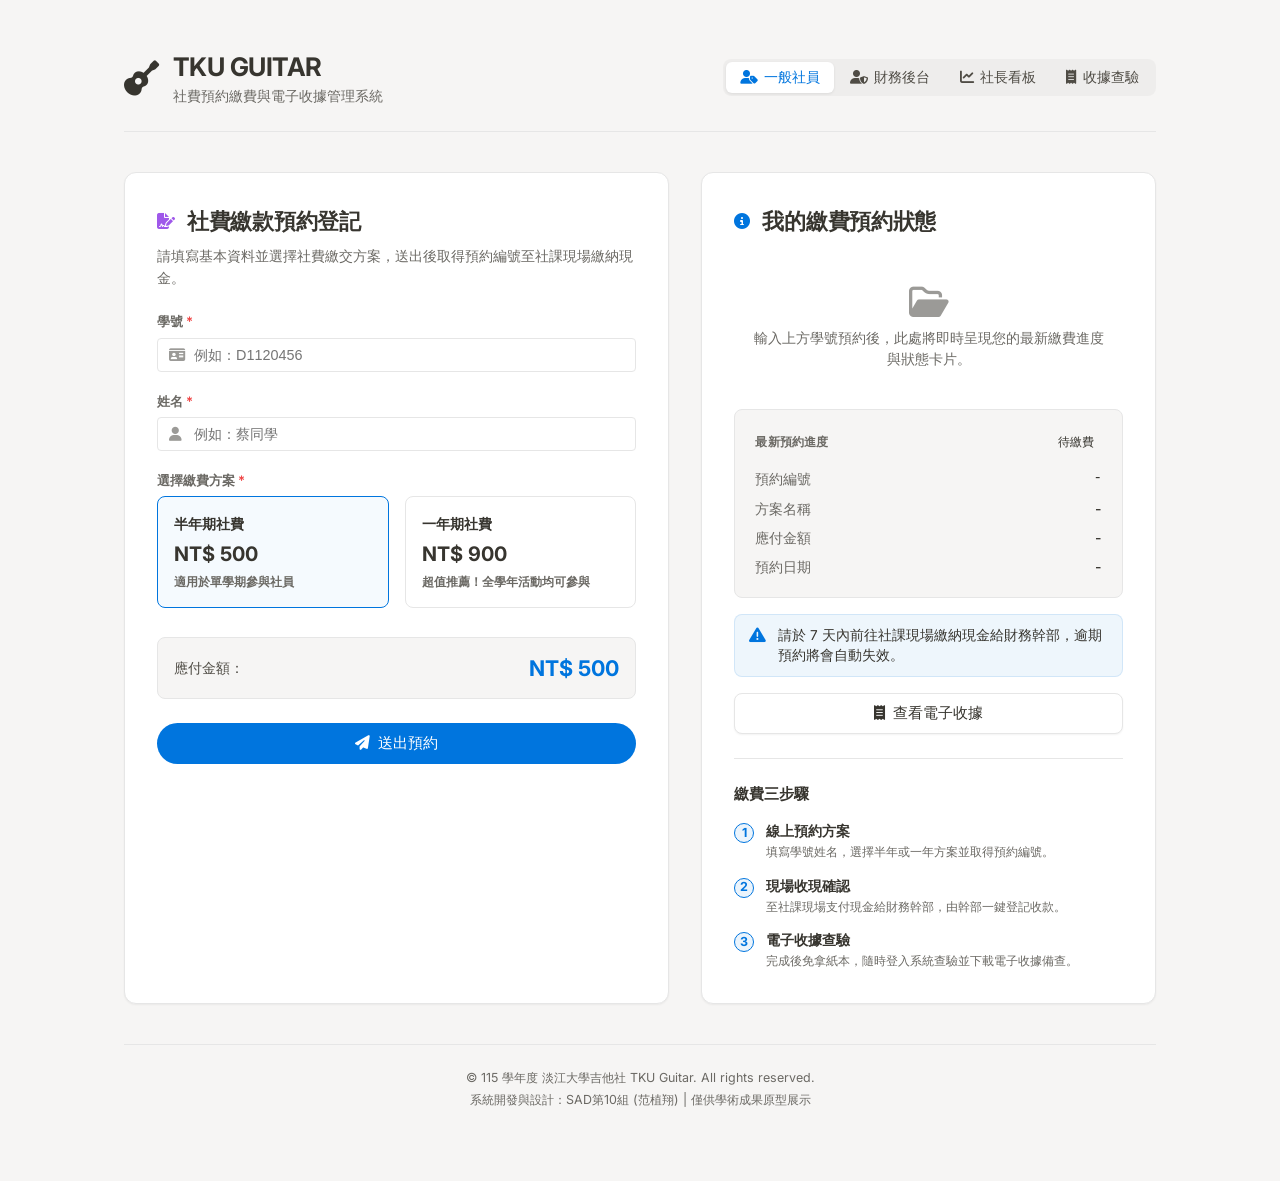
<file: 0713_Requirements_Code_Agent/first_working_slice/index.html>
<!DOCTYPE html>
<html lang="zh-Hant">
<head>
    <meta charset="UTF-8">
    <meta name="viewport" content="width=device-width, initial-scale=1.0">
    <title>TKU吉他社 - 社費預約繳費與電子收據管理系統</title>
    <!-- Google Fonts -->
    <link href="https://fonts.googleapis.com/css2?family=Inter:wght@300;400;500;600;700&family=Outfit:wght@400;600;800&family=Noto+Sans+TC:wght@300;400;500;700&display=swap" rel="stylesheet">
    <!-- FontAwesome for icons -->
    <link rel="stylesheet" href="https://cdnjs.cloudflare.com/ajax/libs/font-awesome/6.4.0/css/all.min.css">
    <link rel="stylesheet" href="style.css">
</head>
<body>
    <div class="glow-bg"></div>
    <div class="container">
        <!-- Header -->
        <header>
            <div class="brand">
                <i class="fa-solid fa-guitar brand-logo"></i>
                <div class="brand-text">
                    <h1>TKU GUITAR</h1>
                    <p>社費預約繳費與電子收據管理系統</p>
                </div>
            </div>
            <!-- Role Switcher -->
            <div class="role-switcher">
                <button class="role-btn active" data-tab="member-view">
                    <i class="fa-solid fa-user-tag"></i> 一般社員
                </button>
                <button class="role-btn" data-tab="officer-view">
                    <i class="fa-solid fa-user-shield"></i> 財務後台
                </button>
                <button class="role-btn" data-tab="president-view">
                    <i class="fa-solid fa-chart-line"></i> 社長看板
                </button>
                <button class="role-btn" data-tab="receipt-view">
                    <i class="fa-solid fa-receipt"></i> 收據查驗
                </button>
            </div>
        </header>

        <!-- Notification Toast -->
        <div id="toast" class="toast hidden"></div>

        <!-- MAIN VIEWS -->
        <main>
            <!-- 1. 一般社員 View -->
            <section id="member-view" class="view-panel active">
                <div class="grid-2col">
                    <!-- Form Card -->
                    <div class="card glass">
                        <div class="card-header">
                            <i class="fa-solid fa-file-signature text-purple"></i>
                            <h2>社費繳款預約登記</h2>
                        </div>
                        <p class="card-subtitle">請填寫基本資料並選擇社費繳交方案，送出後取得預約編號至社課現場繳納現金。</p>
                        
                        <form id="reservation-form" onsubmit="handleReservationSubmit(event)">
                            <div class="form-group">
                                <label for="member-student-id">學號 <span class="required">*</span></label>
                                <div class="input-icon-wrapper">
                                    <i class="fa-solid fa-id-card"></i>
                                    <input type="text" id="member-student-id" placeholder="例如：D1120456" required>
                                </div>
                            </div>
                            <div class="form-group">
                                <label for="member-name">姓名 <span class="required">*</span></label>
                                <div class="input-icon-wrapper">
                                    <i class="fa-solid fa-user"></i>
                                    <input type="text" id="member-name" placeholder="例如：蔡同學" required>
                                </div>
                            </div>
                            
                            <div class="form-group">
                                <label>選擇繳費方案 <span class="required">*</span></label>
                                <div class="scheme-options">
                                    <!-- Scheme 1: Half Year -->
                                    <label class="scheme-card">
                                        <input type="radio" name="payment-scheme" value="half" checked onclick="updateAmount(500)">
                                        <div class="scheme-info">
                                            <span class="scheme-title">半年期社費</span>
                                            <span class="scheme-price">NT$ 500</span>
                                            <span class="scheme-desc">適用於單學期參與社員</span>
                                        </div>
                                    </label>
                                    <!-- Scheme 2: Full Year -->
                                    <label class="scheme-card">
                                        <input type="radio" name="payment-scheme" value="full" onclick="updateAmount(900)">
                                        <div class="scheme-info">
                                            <span class="scheme-title">一年期社費</span>
                                            <span class="scheme-price text-highlight">NT$ 900</span>
                                            <span class="scheme-desc">超值推薦！全學年活動均可參與</span>
                                        </div>
                                    </label>
                                </div>
                            </div>

                            <div class="price-summary">
                                <span>應付金額：</span>
                                <span class="amount-val" id="summary-amount">NT$ 500</span>
                            </div>

                            <button type="submit" class="btn btn-primary btn-block">
                                <i class="fa-solid fa-paper-plane"></i> 送出預約
                            </button>
                        </form>
                    </div>

                    <!-- Status / Instructions Card -->
                    <div class="card glass flex-column">
                        <div class="card-header">
                            <i class="fa-solid fa-circle-info text-blue"></i>
                            <h2>我的繳費預約狀態</h2>
                        </div>
                        
                        <!-- Empty state -->
                        <div id="no-reservation-state" class="empty-state">
                            <i class="fa-regular fa-folder-open"></i>
                            <p>輸入上方學號預約後，此處將即時呈現您的最新繳費進度與狀態卡片。</p>
                        </div>

                        <!-- Active reservation details -->
                        <div id="active-reservation-state" class="reservation-details hidden">
                            <div class="status-card" id="member-status-card">
                                <div class="status-card-header">
                                    <span class="res-label">最新預約進度</span>
                                    <span class="badge" id="member-badge">待繳費</span>
                                </div>
                                <div class="status-card-body">
                                    <div class="stat-row">
                                        <span class="lbl">預約編號</span>
                                        <span class="val font-mono" id="member-res-id">-</span>
                                    </div>
                                    <div class="stat-row">
                                        <span class="lbl">方案名稱</span>
                                        <span class="val" id="member-res-scheme">-</span>
                                    </div>
                                    <div class="stat-row">
                                        <span class="lbl">應付金額</span>
                                        <span class="val text-highlight" id="member-res-amount">-</span>
                                    </div>
                                    <div class="stat-row">
                                        <span class="lbl">預約日期</span>
                                        <span class="val" id="member-res-date">-</span>
                                    </div>
                                </div>
                            </div>

                            <div class="info-alert" id="member-info-alert">
                                <i class="fa-solid fa-triangle-exclamation"></i>
                                <span id="member-instruction-text">請於 7 天內前往社課現場繳納現金給財務幹部，逾期預約將會自動失效。</span>
                            </div>

                            <button class="btn btn-secondary btn-block hidden" id="view-my-receipt-btn">
                                <i class="fa-solid fa-receipt"></i> 查看電子收據
                            </button>
                        </div>

                        <div class="flow-steps">
                            <h3>繳費三步驟</h3>
                            <div class="step-list">
                                <div class="step-item">
                                    <div class="step-num">1</div>
                                    <div class="step-content">
                                        <h4>線上預約方案</h4>
                                        <p>填寫學號姓名，選擇半年或一年方案並取得預約編號。</p>
                                    </div>
                                </div>
                                <div class="step-item">
                                    <div class="step-num">2</div>
                                    <div class="step-content">
                                        <h4>現場收現確認</h4>
                                        <p>至社課現場支付現金給財務幹部，由幹部一鍵登記收款。</p>
                                    </div>
                                </div>
                                <div class="step-item">
                                    <div class="step-num">3</div>
                                    <div class="step-content">
                                        <h4>電子收據查驗</h4>
                                        <p>完成後免拿紙本，隨時登入系統查驗並下載電子收據備查。</p>
                                    </div>
                                </div>
                            </div>
                        </div>
                    </div>
                </div>
            </section>

            <!-- 2. 財務後台 View -->
            <section id="officer-view" class="view-panel">
                <div class="card glass">
                    <div class="card-header">
                        <i class="fa-solid fa-cash-register text-purple"></i>
                        <h2>財務收款確認後台</h2>
                        <div class="badge-operator">
                            <i class="fa-solid fa-user-tie"></i> 經辦人：林同學 (財務)
                        </div>
                    </div>
                    <p class="card-subtitle">收到社員現金時，請在此頁面輸入學號/姓名模糊搜尋預約，並進行「一鍵確認收款」。</p>

                    <!-- Filter / Search Section -->
                    <div class="toolbar">
                        <div class="search-box">
                            <i class="fa-solid fa-magnifying-glass"></i>
                            <input type="text" id="search-input" placeholder="輸入學號、姓名或預約編號搜尋..." oninput="handleSearch()">
                        </div>
                        <div class="filter-group">
                            <button class="filter-btn active" data-filter="all" onclick="setFilter('all')">全部</button>
                            <button class="filter-btn" data-filter="待繳費" onclick="setFilter('待繳費')">待繳費</button>
                            <button class="filter-btn" data-filter="已繳費" onclick="setFilter('已繳費')">已繳費</button>
                            <button class="filter-btn" data-filter="已逾期" onclick="setFilter('已逾期')">已逾期</button>
                        </div>
                    </div>

                    <!-- Reservations Table Container -->
                    <div class="table-container">
                        <table>
                            <thead>
                                <tr>
                                    <th>預約編號</th>
                                    <th>學號</th>
                                    <th>姓名</th>
                                    <th>方案</th>
                                    <th>金額</th>
                                    <th>預約日期</th>
                                    <th>狀態</th>
                                    <th style="text-align: center;">操作</th>
                                </tr>
                            </thead>
                            <tbody id="reservations-table-body">
                                <!-- JS items will render here -->
                            </tbody>
                        </table>
                    </div>
                </div>
            </section>

            <!-- 3. 社長看板 View -->
            <section id="president-view" class="view-panel">
                <!-- Metrics Row -->
                <div class="metrics-grid">
                    <div class="metric-card glass">
                        <div class="metric-icon bg-purple">
                            <i class="fa-solid fa-percent"></i>
                        </div>
                        <div class="metric-info">
                            <h3 id="president-payment-rate">0%</h3>
                            <p>整體繳費率</p>
                        </div>
                        <div class="metric-progress-wrapper">
                            <div class="metric-progress-bar" id="payment-progress-bar" style="width: 0%"></div>
                        </div>
                    </div>
                    
                    <div class="metric-card glass">
                        <div class="metric-icon bg-green">
                            <i class="fa-solid fa-hand-holding-dollar"></i>
                        </div>
                        <div class="metric-info">
                            <h3 id="president-total-paid">NT$ 0</h3>
                            <p>實收社費總額</p>
                        </div>
                    </div>

                    <div class="metric-card glass">
                        <div class="metric-icon bg-orange">
                            <i class="fa-solid fa-hourglass-half"></i>
                        </div>
                        <div class="metric-info">
                            <h3 id="president-total-pending">NT$ 0</h3>
                            <p>待繳預估金額</p>
                        </div>
                    </div>

                    <div class="metric-card glass">
                        <div class="metric-icon bg-red">
                            <i class="fa-solid fa-circle-xmark"></i>
                        </div>
                        <div class="metric-info">
                            <h3 id="president-total-overdue">0 人</h3>
                            <p>已逾期預約數</p>
                        </div>
                    </div>
                </div>

                <div class="grid-2col margin-top">
                    <!-- Paid list -->
                    <div class="card glass">
                        <div class="card-header border-green">
                            <span class="bullet bg-green"></span>
                            <h2>已繳費社員清冊 (即時更新)</h2>
                        </div>
                        <div class="list-container" id="president-paid-list">
                            <!-- JS Items -->
                        </div>
                    </div>

                    <!-- Unpaid / Overdue list -->
                    <div class="card glass">
                        <div class="card-header border-orange">
                            <span class="bullet bg-orange"></span>
                            <h2>未繳費/已逾期名單</h2>
                        </div>
                        <div class="list-container" id="president-unpaid-list">
                            <!-- JS Items -->
                        </div>
                    </div>
                </div>
            </section>

            <!-- 4. 收據查驗 View -->
            <section id="receipt-view" class="view-panel">
                <div class="card glass narrow-card">
                    <div class="card-header">
                        <i class="fa-solid fa-receipt text-purple"></i>
                        <h2>電子收據線上查驗</h2>
                    </div>
                    <p class="card-subtitle">請輸入社員學號，系統將在核對繳費狀態後即時顯示電子收據憑證以供備查。</p>

                    <div class="search-form-row">
                        <div class="input-icon-wrapper flex-grow">
                            <i class="fa-solid fa-id-card"></i>
                            <input type="text" id="query-student-id" placeholder="請輸入學號，如 D1120456">
                        </div>
                        <button class="btn btn-primary" onclick="queryReceipt()">
                            <i class="fa-solid fa-magnifying-glass"></i> 查驗
                        </button>
                    </div>

                    <!-- Query Result Area -->
                    <div id="receipt-result" class="margin-top">
                        <!-- Receipt template rendering -->
                        <div class="empty-state">
                            <i class="fa-solid fa-search"></i>
                            <p>請在上方輸入學號，查驗對帳與收據資訊。</p>
                        </div>
                    </div>
                </div>
            </section>
        </main>

        <!-- Footer -->
        <footer>
            <p>© 115 學年度 淡江大學吉他社 TKU Guitar. All rights reserved.</p>
            <p>系統開發與設計：SAD第10組 (范植翔) | 僅供學術成果原型展示</p>
        </footer>
    </div>
</body>
<script src="app.js"></script>
</html>
</file>
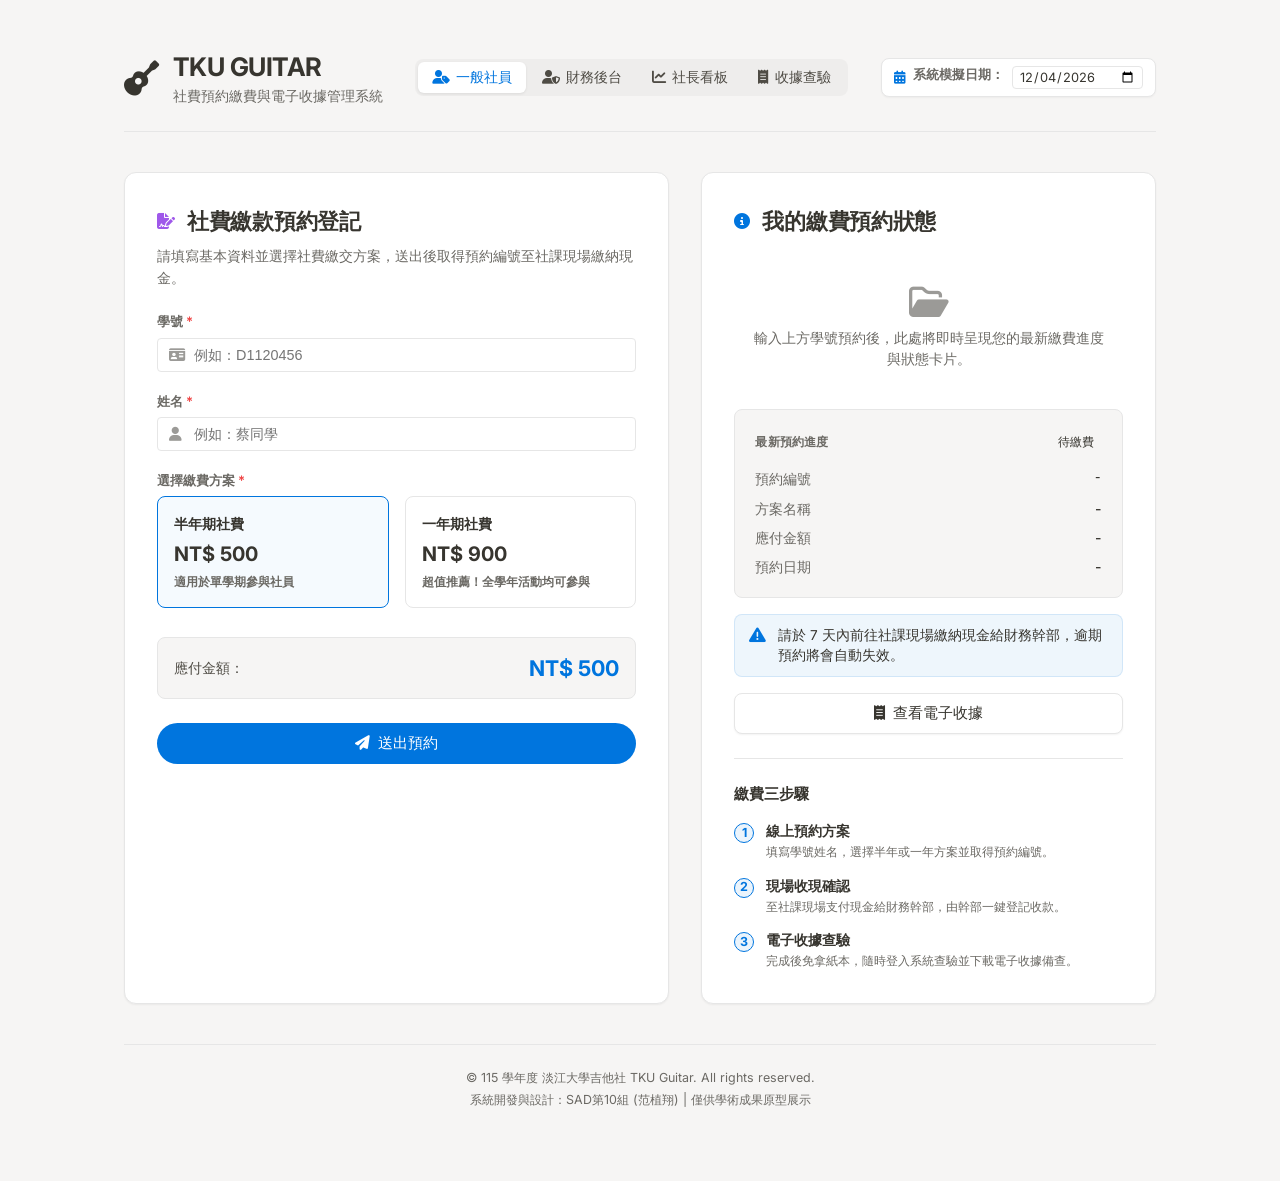
<file: 0714_User_Stories_Acceptance_Implementation/revised_or_second_working_slice/index.html>
<!DOCTYPE html>
<html lang="zh-Hant">
<head>
    <meta charset="UTF-8">
    <meta name="viewport" content="width=device-width, initial-scale=1.0">
    <title>TKU吉他社 - 社費預約繳費與電子收據管理系統</title>
    <!-- Google Fonts -->
    <link href="https://fonts.googleapis.com/css2?family=Inter:wght@300;400;500;600;700&family=Outfit:wght@400;600;800&family=Noto+Sans+TC:wght@300;400;500;700&display=swap" rel="stylesheet">
    <!-- FontAwesome for icons -->
    <link rel="stylesheet" href="https://cdnjs.cloudflare.com/ajax/libs/font-awesome/6.4.0/css/all.min.css">
    <link rel="stylesheet" href="style.css">
</head>
<body>
    <div class="glow-bg"></div>
    <div class="container">
        <!-- Header -->
        <header>
            <div class="brand">
                <i class="fa-solid fa-guitar brand-logo"></i>
                <div class="brand-text">
                    <h1>TKU GUITAR</h1>
                    <p>社費預約繳費與電子收據管理系統</p>
                </div>
            </div>
            <!-- Role Switcher -->
            <div class="role-switcher">
                <button class="role-btn active" data-tab="member-view">
                    <i class="fa-solid fa-user-tag"></i> 一般社員
                </button>
                <button class="role-btn" data-tab="officer-view">
                    <i class="fa-solid fa-user-shield"></i> 財務後台
                </button>
                <button class="role-btn" data-tab="president-view">
                    <i class="fa-solid fa-chart-line"></i> 社長看板
                </button>
                <button class="role-btn" data-tab="receipt-view">
                    <i class="fa-solid fa-receipt"></i> 收據查驗
                </button>
            </div>
            <!-- Date Simulator (第二切片新增) -->
            <div class="date-simulator-wrapper">
                <i class="fa-solid fa-calendar-days text-blue"></i>
                <label for="system-sim-date">系統模擬日期：</label>
                <input type="date" id="system-sim-date" class="sim-date-input">
            </div>
        </header>

        <!-- Notification Toast -->
        <div id="toast" class="toast hidden"></div>

        <!-- MAIN VIEWS -->
        <main>
            <!-- 1. 一般社員 View -->
            <section id="member-view" class="view-panel active">
                <div class="grid-2col">
                    <!-- Form Card -->
                    <div class="card glass">
                        <div class="card-header">
                            <i class="fa-solid fa-file-signature text-purple"></i>
                            <h2>社費繳款預約登記</h2>
                        </div>
                        <p class="card-subtitle">請填寫基本資料並選擇社費繳交方案，送出後取得預約編號至社課現場繳納現金。</p>
                        
                        <form id="reservation-form" onsubmit="handleReservationSubmit(event)">
                            <div class="form-group">
                                <label for="member-student-id">學號 <span class="required">*</span></label>
                                <div class="input-icon-wrapper">
                                    <i class="fa-solid fa-id-card"></i>
                                    <input type="text" id="member-student-id" placeholder="例如：D1120456" required>
                                </div>
                            </div>
                            <div class="form-group">
                                <label for="member-name">姓名 <span class="required">*</span></label>
                                <div class="input-icon-wrapper">
                                    <i class="fa-solid fa-user"></i>
                                    <input type="text" id="member-name" placeholder="例如：蔡同學" required>
                                </div>
                            </div>
                            
                            <div class="form-group">
                                <label>選擇繳費方案 <span class="required">*</span></label>
                                <div class="scheme-options">
                                    <!-- Scheme 1: Half Year -->
                                    <label class="scheme-card">
                                        <input type="radio" name="payment-scheme" value="half" checked onclick="updateAmount(500)">
                                        <div class="scheme-info">
                                            <span class="scheme-title">半年期社費</span>
                                            <span class="scheme-price">NT$ 500</span>
                                            <span class="scheme-desc">適用於單學期參與社員</span>
                                        </div>
                                    </label>
                                    <!-- Scheme 2: Full Year -->
                                    <label class="scheme-card">
                                        <input type="radio" name="payment-scheme" value="full" onclick="updateAmount(900)">
                                        <div class="scheme-info">
                                            <span class="scheme-title">一年期社費</span>
                                            <span class="scheme-price text-highlight">NT$ 900</span>
                                            <span class="scheme-desc">超值推薦！全學年活動均可參與</span>
                                        </div>
                                    </label>
                                </div>
                            </div>

                            <div class="price-summary">
                                <span>應付金額：</span>
                                <span class="amount-val" id="summary-amount">NT$ 500</span>
                            </div>

                            <button type="submit" class="btn btn-primary btn-block">
                                <i class="fa-solid fa-paper-plane"></i> 送出預約
                            </button>
                        </form>
                    </div>

                    <!-- Status / Instructions Card -->
                    <div class="card glass flex-column">
                        <div class="card-header">
                            <i class="fa-solid fa-circle-info text-blue"></i>
                            <h2>我的繳費預約狀態</h2>
                        </div>
                        
                        <!-- Empty state -->
                        <div id="no-reservation-state" class="empty-state">
                            <i class="fa-regular fa-folder-open"></i>
                            <p>輸入上方學號預約後，此處將即時呈現您的最新繳費進度與狀態卡片。</p>
                        </div>

                        <!-- Active reservation details -->
                        <div id="active-reservation-state" class="reservation-details hidden">
                            <div class="status-card" id="member-status-card">
                                <div class="status-card-header">
                                    <span class="res-label">最新預約進度</span>
                                    <span class="badge" id="member-badge">待繳費</span>
                                </div>
                                <div class="status-card-body">
                                    <div class="stat-row">
                                        <span class="lbl">預約編號</span>
                                        <span class="val font-mono" id="member-res-id">-</span>
                                    </div>
                                    <div class="stat-row">
                                        <span class="lbl">方案名稱</span>
                                        <span class="val" id="member-res-scheme">-</span>
                                    </div>
                                    <div class="stat-row">
                                        <span class="lbl">應付金額</span>
                                        <span class="val text-highlight" id="member-res-amount">-</span>
                                    </div>
                                    <div class="stat-row">
                                        <span class="lbl">預約日期</span>
                                        <span class="val" id="member-res-date">-</span>
                                    </div>
                                </div>
                            </div>

                            <div class="info-alert" id="member-info-alert">
                                <i class="fa-solid fa-triangle-exclamation"></i>
                                <span id="member-instruction-text">請於 7 天內前往社課現場繳納現金給財務幹部，逾期預約將會自動失效。</span>
                            </div>

                            <button class="btn btn-secondary btn-block hidden" id="view-my-receipt-btn">
                                <i class="fa-solid fa-receipt"></i> 查看電子收據
                            </button>
                        </div>

                        <div class="flow-steps">
                            <h3>繳費三步驟</h3>
                            <div class="step-list">
                                <div class="step-item">
                                    <div class="step-num">1</div>
                                    <div class="step-content">
                                        <h4>線上預約方案</h4>
                                        <p>填寫學號姓名，選擇半年或一年方案並取得預約編號。</p>
                                    </div>
                                </div>
                                <div class="step-item">
                                    <div class="step-num">2</div>
                                    <div class="step-content">
                                        <h4>現場收現確認</h4>
                                        <p>至社課現場支付現金給財務幹部，由幹部一鍵登記收款。</p>
                                    </div>
                                </div>
                                <div class="step-item">
                                    <div class="step-num">3</div>
                                    <div class="step-content">
                                        <h4>電子收據查驗</h4>
                                        <p>完成後免拿紙本，隨時登入系統查驗並下載電子收據備查。</p>
                                    </div>
                                </div>
                            </div>
                        </div>
                    </div>
                </div>
            </section>

            <!-- 2. 財務後台 View -->
            <section id="officer-view" class="view-panel">
                <div class="card glass">
                    <div class="card-header">
                        <i class="fa-solid fa-cash-register text-purple"></i>
                        <h2>財務收款確認後台</h2>
                        <div class="badge-operator">
                            <i class="fa-solid fa-user-tie"></i> 經辦人：林同學 (財務)
                        </div>
                    </div>
                    <p class="card-subtitle">收到社員現金時，請在此頁面輸入學號/姓名模糊搜尋預約，並進行「一鍵確認收款」。</p>

                    <!-- Filter / Search Section -->
                    <div class="toolbar">
                        <div class="search-box">
                            <i class="fa-solid fa-magnifying-glass"></i>
                            <input type="text" id="search-input" placeholder="輸入學號、姓名或預約編號搜尋..." oninput="handleSearch()">
                        </div>
                        <div class="filter-group">
                            <button class="filter-btn active" data-filter="all" onclick="setFilter('all')">全部</button>
                            <button class="filter-btn" data-filter="待繳費" onclick="setFilter('待繳費')">待繳費</button>
                            <button class="filter-btn" data-filter="已繳費" onclick="setFilter('已繳費')">已繳費</button>
                            <button class="filter-btn" data-filter="已逾期" onclick="setFilter('已逾期')">已逾期</button>
                        </div>
                    </div>

                    <!-- Reservations Table Container -->
                    <div class="table-container">
                        <table>
                            <thead>
                                <tr>
                                    <th>預約編號</th>
                                    <th>學號</th>
                                    <th>姓名</th>
                                    <th>方案 (點擊切換)</th>
                                    <th>金額</th>
                                    <th>預約日期</th>
                                    <th>狀態</th>
                                    <th style="text-align: center;">操作</th>
                                </tr>
                            </thead>
                            <tbody id="reservations-table-body">
                                <!-- JS items will render here -->
                            </tbody>
                        </table>
                    </div>
                </div>
            </section>

            <!-- 3. 社長看板 View -->
            <section id="president-view" class="view-panel">
                <!-- Metrics Row -->
                <div class="metrics-grid">
                    <div class="metric-card glass">
                        <div class="metric-icon bg-purple">
                            <i class="fa-solid fa-percent"></i>
                        </div>
                        <div class="metric-info">
                            <h3 id="president-payment-rate">0%</h3>
                            <p>整體繳費率</p>
                        </div>
                        <div class="metric-progress-wrapper">
                            <div class="metric-progress-bar" id="payment-progress-bar" style="width: 0%"></div>
                        </div>
                    </div>
                    
                    <div class="metric-card glass">
                        <div class="metric-icon bg-green">
                            <i class="fa-solid fa-hand-holding-dollar"></i>
                        </div>
                        <div class="metric-info">
                            <h3 id="president-total-paid">NT$ 0</h3>
                            <p>實收社費總額</p>
                        </div>
                    </div>

                    <div class="metric-card glass">
                        <div class="metric-icon bg-orange">
                            <i class="fa-solid fa-hourglass-half"></i>
                        </div>
                        <div class="metric-info">
                            <h3 id="president-total-pending">NT$ 0</h3>
                            <p>待繳預估金額</p>
                        </div>
                    </div>

                    <div class="metric-card glass">
                        <div class="metric-icon bg-red">
                            <i class="fa-solid fa-circle-xmark"></i>
                        </div>
                        <div class="metric-info">
                            <h3 id="president-total-overdue">0 人</h3>
                            <p>已逾期預約數</p>
                        </div>
                    </div>
                </div>

                <div class="grid-2col margin-top">
                    <!-- Paid list -->
                    <div class="card glass">
                        <div class="card-header border-green">
                            <span class="bullet bg-green"></span>
                            <h2>已繳費社員清冊 (即時更新)</h2>
                        </div>
                        <div class="list-container" id="president-paid-list">
                            <!-- JS Items -->
                        </div>
                    </div>

                    <!-- Unpaid and Overdue lists stacked (第二切片拆分) -->
                    <div class="flex-column" style="gap: 1.5rem;">
                        <!-- 待繳費名冊 -->
                        <div class="card glass">
                            <div class="card-header border-orange">
                                <span class="bullet bg-orange"></span>
                                <h2>待繳費社員清冊</h2>
                            </div>
                            <div class="list-container" id="president-pending-list">
                                <!-- JS Items -->
                            </div>
                        </div>
                        
                        <!-- 逾期關懷名冊 -->
                        <div class="card glass">
                            <div class="card-header border-red">
                                <span class="bullet bg-red"></span>
                                <h2>逾期關懷名冊 (已逾期)</h2>
                            </div>
                            <div class="list-container" id="president-overdue-list">
                                <!-- JS Items -->
                            </div>
                        </div>
                    </div>
                </div>
            </section>

            <!-- 4. 收據查驗 View -->
            <section id="receipt-view" class="view-panel">
                <div class="card glass narrow-card">
                    <div class="card-header">
                        <i class="fa-solid fa-receipt text-purple"></i>
                        <h2>電子收據線上查驗</h2>
                    </div>
                    <p class="card-subtitle">請輸入社員學號，系統將在核對繳費狀態後即時顯示電子收據憑證以供備查。</p>

                    <div class="search-form-row">
                        <div class="input-icon-wrapper flex-grow">
                            <i class="fa-solid fa-id-card"></i>
                            <input type="text" id="query-student-id" placeholder="請輸入學號，如 D1120456">
                        </div>
                        <button class="btn btn-primary" onclick="queryReceipt()">
                            <i class="fa-solid fa-magnifying-glass"></i> 查驗
                        </button>
                    </div>

                    <!-- Query Result Area -->
                    <div id="receipt-result" class="margin-top">
                        <!-- Receipt template rendering -->
                        <div class="empty-state">
                            <i class="fa-solid fa-search"></i>
                            <p>請在上方輸入學號，查驗對帳與收據資訊。</p>
                        </div>
                    </div>
                </div>
            </section>
        </main>

        <!-- Footer -->
        <footer>
            <p>© 115 學年度 淡江大學吉他社 TKU Guitar. All rights reserved.</p>
            <p>系統開發與設計：SAD第10組 (范植翔) | 僅供學術成果原型展示</p>
        </footer>
    </div>
</body>
<script src="app.js"></script>
</html>
</file>
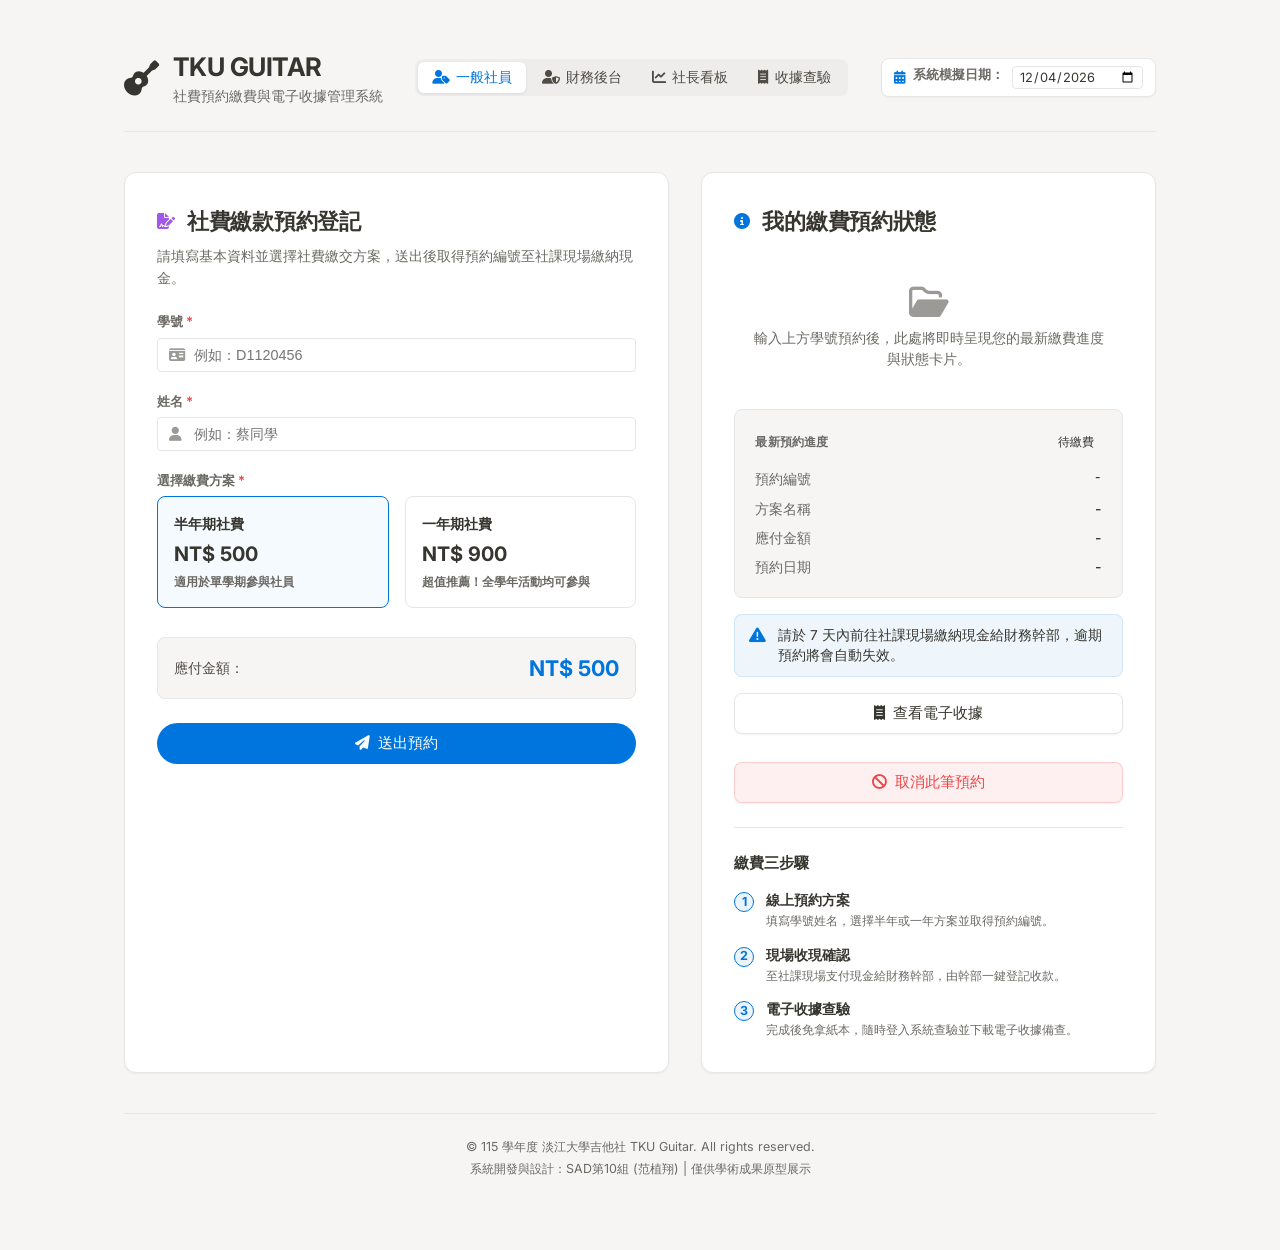
<file: 0720_Use_Case_Process_Modeling_Implementation/revised_or_third_working_slice/index.html>
<!DOCTYPE html>
<html lang="zh-Hant">
<head>
    <meta charset="UTF-8">
    <meta name="viewport" content="width=device-width, initial-scale=1.0">
    <title>TKU吉他社 - 社費預約繳費與電子收據管理系統</title>
    <!-- Google Fonts -->
    <link href="https://fonts.googleapis.com/css2?family=Inter:wght@300;400;500;600;700&family=Outfit:wght@400;600;800&family=Noto+Sans+TC:wght@300;400;500;700&display=swap" rel="stylesheet">
    <!-- FontAwesome for icons -->
    <link rel="stylesheet" href="https://cdnjs.cloudflare.com/ajax/libs/font-awesome/6.4.0/css/all.min.css">
    <link rel="stylesheet" href="style.css">
</head>
<body>
    <div class="glow-bg"></div>
    <div class="container">
        <!-- Header -->
        <header>
            <div class="brand">
                <i class="fa-solid fa-guitar brand-logo"></i>
                <div class="brand-text">
                    <h1>TKU GUITAR</h1>
                    <p>社費預約繳費與電子收據管理系統</p>
                </div>
            </div>
            <!-- Role Switcher -->
            <div class="role-switcher">
                <button class="role-btn active" data-tab="member-view">
                    <i class="fa-solid fa-user-tag"></i> 一般社員
                </button>
                <button class="role-btn" data-tab="officer-view">
                    <i class="fa-solid fa-user-shield"></i> 財務後台
                </button>
                <button class="role-btn" data-tab="president-view">
                    <i class="fa-solid fa-chart-line"></i> 社長看板
                </button>
                <button class="role-btn" data-tab="receipt-view">
                    <i class="fa-solid fa-receipt"></i> 收據查驗
                </button>
            </div>
            <!-- Date Simulator (第二切片新增) -->
            <div class="date-simulator-wrapper">
                <i class="fa-solid fa-calendar-days text-blue"></i>
                <label for="system-sim-date">系統模擬日期：</label>
                <input type="date" id="system-sim-date" class="sim-date-input">
            </div>
        </header>

        <!-- Notification Toast -->
        <div id="toast" class="toast hidden"></div>

        <!-- MAIN VIEWS -->
        <main>
            <!-- 1. 一般社員 View -->
            <section id="member-view" class="view-panel active">
                <div class="grid-2col">
                    <!-- Form Card -->
                    <div class="card glass">
                        <div class="card-header">
                            <i class="fa-solid fa-file-signature text-purple"></i>
                            <h2>社費繳款預約登記</h2>
                        </div>
                        <p class="card-subtitle">請填寫基本資料並選擇社費繳交方案，送出後取得預約編號至社課現場繳納現金。</p>
                        
                        <form id="reservation-form" onsubmit="handleReservationSubmit(event)">
                            <div class="form-group">
                                <label for="member-student-id">學號 <span class="required">*</span></label>
                                <div class="input-icon-wrapper">
                                    <i class="fa-solid fa-id-card"></i>
                                    <input type="text" id="member-student-id" placeholder="例如：D1120456" required>
                                </div>
                            </div>
                            <div class="form-group">
                                <label for="member-name">姓名 <span class="required">*</span></label>
                                <div class="input-icon-wrapper">
                                    <i class="fa-solid fa-user"></i>
                                    <input type="text" id="member-name" placeholder="例如：蔡同學" required>
                                </div>
                            </div>
                            
                            <div class="form-group">
                                <label>選擇繳費方案 <span class="required">*</span></label>
                                <div class="scheme-options">
                                    <!-- Scheme 1: Half Year -->
                                    <label class="scheme-card">
                                        <input type="radio" name="payment-scheme" value="half" checked onclick="updateAmount(500)">
                                        <div class="scheme-info">
                                            <span class="scheme-title">半年期社費</span>
                                            <span class="scheme-price">NT$ 500</span>
                                            <span class="scheme-desc">適用於單學期參與社員</span>
                                        </div>
                                    </label>
                                    <!-- Scheme 2: Full Year -->
                                    <label class="scheme-card">
                                        <input type="radio" name="payment-scheme" value="full" onclick="updateAmount(900)">
                                        <div class="scheme-info">
                                            <span class="scheme-title">一年期社費</span>
                                            <span class="scheme-price text-highlight">NT$ 900</span>
                                            <span class="scheme-desc">超值推薦！全學年活動均可參與</span>
                                        </div>
                                    </label>
                                </div>
                            </div>

                            <div class="price-summary">
                                <span>應付金額：</span>
                                <span class="amount-val" id="summary-amount">NT$ 500</span>
                            </div>

                            <button type="submit" class="btn btn-primary btn-block">
                                <i class="fa-solid fa-paper-plane"></i> 送出預約
                            </button>
                        </form>
                    </div>

                    <!-- Status / Instructions Card -->
                    <div class="card glass flex-column">
                        <div class="card-header">
                            <i class="fa-solid fa-circle-info text-blue"></i>
                            <h2>我的繳費預約狀態</h2>
                        </div>
                        
                        <!-- Empty state -->
                        <div id="no-reservation-state" class="empty-state">
                            <i class="fa-regular fa-folder-open"></i>
                            <p>輸入上方學號預約後，此處將即時呈現您的最新繳費進度與狀態卡片。</p>
                        </div>

                        <!-- Active reservation details -->
                        <div id="active-reservation-state" class="reservation-details hidden">
                            <div class="status-card" id="member-status-card">
                                <div class="status-card-header">
                                    <span class="res-label">最新預約進度</span>
                                    <span class="badge" id="member-badge">待繳費</span>
                                </div>
                                <div class="status-card-body">
                                    <div class="stat-row">
                                        <span class="lbl">預約編號</span>
                                        <span class="val font-mono" id="member-res-id">-</span>
                                    </div>
                                    <div class="stat-row">
                                        <span class="lbl">方案名稱</span>
                                        <span class="val" id="member-res-scheme">-</span>
                                    </div>
                                    <div class="stat-row">
                                        <span class="lbl">應付金額</span>
                                        <span class="val text-highlight" id="member-res-amount">-</span>
                                    </div>
                                    <div class="stat-row">
                                        <span class="lbl">預約日期</span>
                                        <span class="val" id="member-res-date">-</span>
                                    </div>
                                </div>
                            </div>

                            <div class="info-alert" id="member-info-alert">
                                <i class="fa-solid fa-triangle-exclamation"></i>
                                <span id="member-instruction-text">請於 7 天內前往社課現場繳納現金給財務幹部，逾期預約將會自動失效。</span>
                            </div>

                            <button class="btn btn-secondary btn-block hidden" id="view-my-receipt-btn">
                                <i class="fa-solid fa-receipt"></i> 查看電子收據
                            </button>
                            <button class="btn btn-danger btn-block hidden" id="cancel-my-reservation-btn" style="margin-top: 0.75rem;">
                                <i class="fa-solid fa-ban"></i> 取消此筆預約
                            </button>
                        </div>

                        <div class="flow-steps">
                            <h3>繳費三步驟</h3>
                            <div class="step-list">
                                <div class="step-item">
                                    <div class="step-num">1</div>
                                    <div class="step-content">
                                        <h4>線上預約方案</h4>
                                        <p>填寫學號姓名，選擇半年或一年方案並取得預約編號。</p>
                                    </div>
                                </div>
                                <div class="step-item">
                                    <div class="step-num">2</div>
                                    <div class="step-content">
                                        <h4>現場收現確認</h4>
                                        <p>至社課現場支付現金給財務幹部，由幹部一鍵登記收款。</p>
                                    </div>
                                </div>
                                <div class="step-item">
                                    <div class="step-num">3</div>
                                    <div class="step-content">
                                        <h4>電子收據查驗</h4>
                                        <p>完成後免拿紙本，隨時登入系統查驗並下載電子收據備查。</p>
                                    </div>
                                </div>
                            </div>
                        </div>
                    </div>
                </div>
            </section>

            <!-- 2. 財務後台 View -->
            <section id="officer-view" class="view-panel">
                <div class="card glass">
                    <div class="card-header">
                        <i class="fa-solid fa-cash-register text-purple"></i>
                        <h2>財務收款確認後台</h2>
                        <div class="badge-operator">
                            <i class="fa-solid fa-user-tie"></i> 經辦人：林同學 (財務)
                        </div>
                    </div>
                    <p class="card-subtitle">收到社員現金時，請在此頁面輸入學號/姓名模糊搜尋預約，並進行「一鍵確認收款」。</p>

                    <!-- Filter / Search Section -->
                    <div class="toolbar">
                        <div class="search-box">
                            <i class="fa-solid fa-magnifying-glass"></i>
                            <input type="text" id="search-input" placeholder="輸入學號、姓名或預約編號搜尋..." oninput="handleSearch()">
                        </div>
                        <div class="filter-group">
                            <button class="filter-btn active" data-filter="all" onclick="setFilter('all')">全部</button>
                            <button class="filter-btn" data-filter="待繳費" onclick="setFilter('待繳費')">待繳費</button>
                            <button class="filter-btn" data-filter="已繳費" onclick="setFilter('已繳費')">已繳費</button>
                            <button class="filter-btn" data-filter="已逾期" onclick="setFilter('已逾期')">已逾期</button>
                            <button class="filter-btn" data-filter="已作廢/取消" onclick="setFilter('voided_or_cancelled')">作廢/取消</button>
                        </div>
                    </div>

                    <!-- Reservations Table Container -->
                    <div class="table-container">
                        <table>
                            <thead>
                                <tr>
                                    <th>預約編號</th>
                                    <th>學號</th>
                                    <th>姓名</th>
                                    <th>方案 (點擊切換)</th>
                                    <th>金額</th>
                                    <th>預約日期</th>
                                    <th>狀態</th>
                                    <th style="text-align: center;">操作</th>
                                </tr>
                            </thead>
                            <tbody id="reservations-table-body">
                                <!-- JS items will render here -->
                            </tbody>
                        </table>
                    </div>
                </div>
            </section>

            <!-- 3. 社長看板 View -->
            <section id="president-view" class="view-panel">
                <!-- Metrics Row -->
                <div class="metrics-grid">
                    <div class="metric-card glass">
                        <div class="metric-icon bg-purple">
                            <i class="fa-solid fa-percent"></i>
                        </div>
                        <div class="metric-info">
                            <h3 id="president-payment-rate">0%</h3>
                            <p>整體繳費率</p>
                        </div>
                        <div class="metric-progress-wrapper">
                            <div class="metric-progress-bar" id="payment-progress-bar" style="width: 0%"></div>
                        </div>
                    </div>
                    
                    <div class="metric-card glass">
                        <div class="metric-icon bg-green">
                            <i class="fa-solid fa-hand-holding-dollar"></i>
                        </div>
                        <div class="metric-info">
                            <h3 id="president-total-paid">NT$ 0</h3>
                            <p>實收社費總額</p>
                        </div>
                    </div>

                    <div class="metric-card glass">
                        <div class="metric-icon bg-orange">
                            <i class="fa-solid fa-hourglass-half"></i>
                        </div>
                        <div class="metric-info">
                            <h3 id="president-total-pending">NT$ 0</h3>
                            <p>待繳預估金額</p>
                        </div>
                    </div>

                    <div class="metric-card glass">
                        <div class="metric-icon bg-red">
                            <i class="fa-solid fa-circle-xmark"></i>
                        </div>
                        <div class="metric-info">
                            <h3 id="president-total-overdue">0 人</h3>
                            <p>已逾期預約數</p>
                        </div>
                    </div>
                    <div class="metric-card glass">
                        <div class="metric-icon" style="background: rgba(120, 120, 120, 0.1); color: #888;">
                            <i class="fa-solid fa-ban"></i>
                        </div>
                        <div class="metric-info">
                            <h3 id="president-total-voided">0 人</h3>
                            <p>已作廢/取消數</p>
                        </div>
                    </div>
                </div>

                <div class="grid-2col margin-top">
                    <!-- Paid list -->
                    <div class="card glass">
                        <div class="card-header border-green">
                            <span class="bullet bg-green"></span>
                            <h2>已繳費社員清冊 (即時更新)</h2>
                        </div>
                        <div class="list-container" id="president-paid-list">
                            <!-- JS Items -->
                        </div>
                    </div>

                    <!-- Unpaid and Overdue lists stacked (第二切片拆分) -->
                    <div class="flex-column" style="gap: 1.5rem;">
                        <!-- 待繳費名冊 -->
                        <div class="card glass">
                            <div class="card-header border-orange">
                                <span class="bullet bg-orange"></span>
                                <h2>待繳費社員清冊</h2>
                            </div>
                            <div class="list-container" id="president-pending-list">
                                <!-- JS Items -->
                            </div>
                        </div>
                        
                        <!-- 逾期關懷名冊 -->
                        <div class="card glass">
                            <div class="card-header border-red">
                                <span class="bullet bg-red"></span>
                                <h2>逾期關懷名冊 (已逾期)</h2>
                            </div>
                            <div class="list-container" id="president-overdue-list">
                                <!-- JS Items -->
                            </div>
                        </div>
                        
                        <!-- 已作廢與已取消名冊 -->
                        <div class="card glass">
                            <div class="card-header border-grey" style="border-left-color: #888;">
                                <span class="bullet" style="background-color: #888;"></span>
                                <h2>已作廢與已取消名冊</h2>
                            </div>
                            <div class="list-container" id="president-voided-list">
                                <!-- JS Items -->
                            </div>
                        </div>
                    </div>
                </div>
            </section>

            <!-- 4. 收據查驗 View -->
            <section id="receipt-view" class="view-panel">
                <div class="card glass narrow-card">
                    <div class="card-header">
                        <i class="fa-solid fa-receipt text-purple"></i>
                        <h2>電子收據線上查驗</h2>
                    </div>
                    <p class="card-subtitle">請輸入社員學號，系統將在核對繳費狀態後即時顯示電子收據憑證以供備查。</p>

                    <div class="search-form-row">
                        <div class="input-icon-wrapper flex-grow">
                            <i class="fa-solid fa-id-card"></i>
                            <input type="text" id="query-student-id" placeholder="請輸入學號，如 D1120456">
                        </div>
                        <button class="btn btn-primary" onclick="queryReceipt()">
                            <i class="fa-solid fa-magnifying-glass"></i> 查驗
                        </button>
                    </div>

                    <!-- Query Result Area -->
                    <div id="receipt-result" class="margin-top">
                        <!-- Receipt template rendering -->
                        <div class="empty-state">
                            <i class="fa-solid fa-search"></i>
                            <p>請在上方輸入學號，查驗對帳與收據資訊。</p>
                        </div>
                    </div>
                </div>
            </section>
        </main>

        <!-- Footer -->
        <footer>
            <p>© 115 學年度 淡江大學吉他社 TKU Guitar. All rights reserved.</p>
            <p>系統開發與設計：SAD第10組 (范植翔) | 僅供學術成果原型展示</p>
        </footer>
    </div>
</body>
<script src="app.js"></script>
</html>
</file>
<file: 0713_Requirements_Code_Agent/first_working_slice/style.css>
/* TKU Guitar SAD System CSS - Notion Design Language */

:root {
    --bg-canvas: #f6f5f4;        /* Warm paper-soft off-white canvas */
    --bg-surface: #ffffff;       /* Pure white card/panel surface */
    --border-hairline: #e6e6e6;  /* 1px card borders and dividers */
    
    --color-primary: #0075de;           /* Notion Blue */
    --color-primary-active: #005bab;    /* Pressed Blue */
    --color-secondary: #213183;         /* Deep Indigo */
    
    /* Text colors (soft true-black and greys) */
    --text-ink: #37352f;                /* Primary headings and body text */
    --text-charcoal: #4f4c45;           /* Secondary body copy */
    --text-stone: #6b6964;              /* Supporting / muted copy */
    --text-ash: #9b9a97;                /* Captions and placeholders */
    
    /* Decorative-only sticker palette */
    --sticker-purple: #d6b6f6;
    --sticker-purple-bg: #f8f0fe;
    --sticker-blue-bg: #eef6fc;
    --sticker-orange: #dd5b00;
    --sticker-orange-bg: #fdf3e9;
    --sticker-green: #1aae39;
    --sticker-green-bg: #edf8ee;
    --sticker-red: #ef4444;
    --sticker-red-bg: #fdf2f2;
    
    /* Rounded values from config */
    --round-xs: 4px;
    --round-sm: 5px;
    --round-md: 8px;
    --round-lg: 12px;
    --round-xl: 16px;
    --round-full: 9999px;
    
    /* Spacing system */
    --space-xxs: 4px;
    --space-xs: 8px;
    --space-sm: 12px;
    --space-md: 16px;
    --space-lg: 24px;
    --space-xl: 28px;
    --space-xxl: 32px;
    
    --font-family: 'Inter', -apple-system, system-ui, "Segoe UI", Helvetica, Arial, sans-serif;
    --font-heading: 'Inter', -apple-system, sans-serif;
}

/* Reset & Global Styles */
* {
    box-sizing: border-box;
    margin: 0;
    padding: 0;
}

body {
    background-color: var(--bg-canvas);
    color: var(--text-ink);
    font-family: var(--font-family);
    min-height: 100vh;
    display: flex;
    justify-content: center;
    position: relative;
    line-height: 1.5;
    -webkit-font-smoothing: antialiased;
    -moz-osx-font-smoothing: grayscale;
}

/* Glow Background disabled for Notion Clean Look */
.glow-bg {
    display: none;
}

/* Container */
.container {
    width: 100%;
    max-width: 1080px; /* Notion desktop container size */
    padding: 3rem 1.5rem;
    display: flex;
    flex-direction: column;
    gap: 2.5rem;
}

/* Header */
header {
    display: flex;
    flex-direction: column;
    gap: 1.5rem;
    padding-bottom: 1.5rem;
    border-bottom: 1px solid var(--border-hairline);
}

@media (min-width: 768px) {
    header {
        flex-direction: row;
        justify-content: space-between;
        align-items: center;
    }
}

.brand {
    display: flex;
    align-items: center;
    gap: 0.85rem;
}

.brand-logo {
    font-size: 2.2rem;
    color: var(--text-ink); /* Notion style: monochromatic brand element */
}

.brand-text h1 {
    font-family: var(--font-heading);
    font-weight: 700;
    font-size: 1.6rem;
    letter-spacing: -0.5px;
    color: var(--text-ink);
}

.brand-text p {
    color: var(--text-stone);
    font-size: 0.85rem;
    font-weight: 400;
}

/* Role Switcher Tabs (Simple, Flat, Quiet-Chrome) */
.role-switcher {
    display: flex;
    background: rgba(0, 0, 0, 0.03);
    padding: 3px;
    border-radius: var(--round-md);
    gap: 2px;
}

.role-btn {
    background: transparent;
    border: none;
    color: var(--text-charcoal);
    padding: 6px 14px;
    font-size: 0.88rem;
    font-weight: 500;
    border-radius: 6px;
    cursor: pointer;
    display: flex;
    align-items: center;
    gap: 6px;
    white-space: nowrap;
    transition: all 0.15s ease-out;
}

.role-btn:hover {
    color: var(--text-ink);
    background: rgba(0, 0, 0, 0.04);
}

.role-btn.active {
    color: var(--color-primary);
    background: var(--bg-surface);
    box-shadow: 0 1px 3px rgba(0,0,0,0.08);
}

/* Panel Views */
.view-panel {
    display: none;
    animation: fadeIn 0.25s ease-out;
}

.view-panel.active {
    display: block;
}

@keyframes fadeIn {
    from { opacity: 0; }
    to { opacity: 1; }
}

/* Notion Paper-Style Cards */
.card {
    background: var(--bg-surface);
    border: 1px solid var(--border-hairline);
    border-radius: var(--round-lg);
    padding: 2rem;
    box-shadow: 0 1px 2px rgba(15, 15, 15, 0.05); /* Barely-there layered shadow */
    transition: box-shadow 0.2s ease;
}

.card:hover {
    box-shadow: 0 2px 4px rgba(15, 15, 15, 0.08);
}

.card-header {
    display: flex;
    align-items: center;
    gap: 0.75rem;
    margin-bottom: 0.5rem;
}

.card-header h2 {
    font-size: 1.35rem;
    font-weight: 700;
    letter-spacing: -0.3px;
    color: var(--text-ink);
}

.card-subtitle {
    color: var(--text-stone);
    font-size: 0.9rem;
    margin-bottom: 1.5rem;
}

/* Layout Grids */
.grid-2col {
    display: grid;
    grid-template-columns: 1fr;
    gap: 2rem;
}

@media (min-width: 992px) {
    .grid-2col {
        grid-template-columns: 1.2fr 1fr;
    }
}

.flex-column {
    display: flex;
    flex-direction: column;
}

.margin-top {
    margin-top: 2rem;
}

/* Fonts and Weights alignment */
.text-purple { color: #9f58ea; }
.text-blue { color: var(--color-primary); }
.text-highlight { color: #d97706; font-weight: 700; }
.font-mono { font-family: ui-monospace, SFMono-Regular, SF Mono, Menlo, Monaco, Consolas, monospace; }

/* Forms & Text inputs */
.form-group {
    margin-bottom: 1.25rem;
}

label {
    display: block;
    font-size: 0.82rem;
    color: var(--text-stone);
    margin-bottom: 0.35rem;
    font-weight: 600;
}

.required {
    color: var(--sticker-red);
}

.input-icon-wrapper {
    position: relative;
}

.input-icon-wrapper i {
    position: absolute;
    left: 12px;
    top: 50%;
    transform: translateY(-50%);
    color: var(--text-ash);
    font-size: 0.9rem;
}

input[type="text"] {
    width: 100%;
    background: var(--bg-surface);
    border: 1px solid var(--border-hairline);
    color: var(--text-ink);
    padding: 8px 12px 8px 36px;
    border-radius: var(--round-xs); /* Notion uses tighter 4px for inputs */
    font-size: 0.9rem;
    outline: none;
    transition: border-color 0.15s ease;
}

input[type="text"]:focus {
    border-color: var(--color-primary);
    box-shadow: 0 0 0 3px rgba(0, 117, 222, 0.1);
}

/* Custom Notion Schemes Grid options */
.scheme-options {
    display: grid;
    grid-template-columns: 1fr;
    gap: 1rem;
}

@media (min-width: 480px) {
    .scheme-options {
        grid-template-columns: 1fr 1fr;
    }
}

.scheme-card {
    position: relative;
    cursor: pointer;
}

.scheme-card input[type="radio"] {
    position: absolute;
    opacity: 0;
    width: 0;
    height: 0;
}

.scheme-info {
    border: 1px solid var(--border-hairline);
    background: var(--bg-surface);
    border-radius: var(--round-md);
    padding: 1rem;
    display: flex;
    flex-direction: column;
    gap: 0.25rem;
    transition: all 0.15s ease;
}

.scheme-card:hover .scheme-info {
    background: var(--bg-canvas);
    border-color: var(--text-ash);
}

.scheme-card input[type="radio"]:checked + .scheme-info {
    border-color: var(--color-primary);
    background: rgba(0, 117, 222, 0.04);
}

.scheme-title {
    font-size: 0.9rem;
    font-weight: 600;
    color: var(--text-ink);
}

.scheme-price {
    font-family: var(--font-heading);
    font-size: 1.25rem;
    font-weight: 700;
    color: var(--text-ink);
}

.scheme-desc {
    font-size: 0.75rem;
    color: var(--text-stone);
}

.price-summary {
    display: flex;
    justify-content: space-between;
    align-items: center;
    background: var(--bg-canvas);
    padding: 0.85rem 1rem;
    border-radius: var(--round-md);
    margin: 1.5rem 0;
    border: 1px solid var(--border-hairline);
}

.price-summary span {
    font-size: 0.9rem;
    color: var(--text-charcoal);
}

.price-summary .amount-val {
    font-family: var(--font-heading);
    font-size: 1.35rem;
    font-weight: 700;
    color: var(--color-primary);
}

/* Buttons (Notion Style: Pill primary, 8px secondary) */
.btn {
    border: 1px solid transparent;
    cursor: pointer;
    display: inline-flex;
    align-items: center;
    justify-content: center;
    gap: 8px;
    transition: all 0.15s ease-out;
}

.btn-primary {
    background: var(--color-primary);
    color: #ffffff;
    border-radius: var(--round-full); /* Primary CTA is fully-pill-shaped */
    padding: 10px 20px;
    font-size: 0.92rem;
    font-weight: 500;
}

.btn-primary:hover {
    background: var(--color-primary-active);
}

.btn-secondary {
    background: var(--bg-surface);
    color: var(--text-ink);
    border: 1px solid var(--border-hairline);
    border-radius: var(--round-md); /* Utility/Secondary is 8px rounded */
    padding: 10px 20px;
    font-size: 0.92rem;
    font-weight: 500;
    box-shadow: 0 1px 2px rgba(15, 15, 15, 0.05);
}

.btn-secondary:hover {
    background: var(--bg-canvas);
    border-color: var(--text-ash);
}

.btn-block {
    display: flex;
    width: 100%;
}

/* Status Badges - Clean Notion Color block style */
.badge {
    padding: 3px 8px;
    font-size: 0.78rem;
    font-weight: 500;
    border-radius: 4px;
    display: inline-flex;
}

.badge[data-status="待繳費"], .badge.pending {
    background: var(--sticker-orange-bg);
    color: var(--sticker-orange);
    border: 1px solid rgba(221, 91, 0, 0.2);
}

.badge[data-status="已繳費"], .badge.paid {
    background: var(--sticker-green-bg);
    color: var(--sticker-green);
    border: 1px solid rgba(26, 174, 57, 0.2);
}

.badge[data-status="已逾期"], .badge.overdue {
    background: var(--sticker-red-bg);
    color: var(--sticker-red);
    border: 1px solid rgba(239, 68, 68, 0.2);
}

/* Empty States */
.empty-state {
    padding: 2.5rem 1rem;
    text-align: center;
    color: var(--text-stone);
    display: flex;
    flex-direction: column;
    align-items: center;
    gap: 0.5rem;
}

.empty-state i {
    font-size: 2.2rem;
    color: var(--text-ash);
}

.empty-state p {
    font-size: 0.85rem;
}

/* My Reservation Card Details */
.reservation-details {
    display: flex;
    flex-direction: column;
    gap: 1rem;
}

.status-card {
    background: var(--bg-canvas);
    border: 1px solid var(--border-hairline);
    border-radius: var(--round-md);
    padding: 1.25rem;
}

.status-card-header {
    display: flex;
    justify-content: space-between;
    align-items: center;
    margin-bottom: 0.85rem;
}

.res-label {
    font-size: 0.78rem;
    color: var(--text-stone);
    font-weight: 600;
    letter-spacing: 0.2px;
}

.status-card-body {
    display: flex;
    flex-direction: column;
    gap: 0.5rem;
}

.stat-row {
    display: flex;
    justify-content: space-between;
    font-size: 0.88rem;
}

.stat-row .lbl {
    color: var(--text-stone);
}

.stat-row .val {
    font-weight: 500;
    color: var(--text-ink);
}

/* Notion Callout Box design */
.info-alert {
    display: flex;
    gap: 0.75rem;
    background: var(--sticker-blue-bg);
    border: 1px solid rgba(0, 117, 222, 0.12);
    padding: 10px 14px;
    border-radius: var(--round-md);
    font-size: 0.85rem;
    color: var(--text-ink);
    align-items: flex-start;
}

.info-alert i {
    color: var(--color-primary);
    font-size: 1.05rem;
    margin-top: 2px;
}

/* Steps Flow */
.flow-steps {
    margin-top: 1.5rem;
    border-top: 1px solid var(--border-hairline);
    padding-top: 1.5rem;
}

.flow-steps h3 {
    font-size: 0.95rem;
    margin-bottom: 1rem;
    font-weight: 700;
}

.step-list {
    display: flex;
    flex-direction: column;
    gap: 0.85rem;
}

.step-item {
    display: flex;
    gap: 0.75rem;
}

.step-num {
    width: 20px;
    height: 20px;
    background: rgba(0, 117, 222, 0.08);
    border: 1px solid var(--color-primary);
    color: var(--color-primary);
    font-size: 0.78rem;
    font-weight: 700;
    border-radius: 50%;
    display: flex;
    align-items: center;
    justify-content: center;
    flex-shrink: 0;
    margin-top: 2px;
}

.step-content h4 {
    font-size: 0.85rem;
    font-weight: 600;
    margin-bottom: 0.1rem;
}

.step-content p {
    font-size: 0.78rem;
    color: var(--text-stone);
}

/* Toolbar & Searches (Officer Page) */
.badge-operator {
    margin-left: auto;
    font-size: 0.78rem;
    background: var(--bg-canvas);
    border: 1px solid var(--border-hairline);
    padding: 3px 10px;
    border-radius: var(--round-full);
    color: var(--text-charcoal);
    font-weight: 500;
}

.toolbar {
    display: flex;
    flex-direction: column;
    gap: 1rem;
    margin-bottom: 1.5rem;
}

@media (min-width: 768px) {
    .toolbar {
        flex-direction: row;
        justify-content: space-between;
        align-items: center;
    }
}

.search-box {
    position: relative;
    width: 100%;
    max-width: 320px;
}

.search-box i {
    position: absolute;
    left: 12px;
    top: 50%;
    transform: translateY(-50%);
    color: var(--text-ash);
}

.search-box input {
    padding-left: 34px;
}

.filter-group {
    display: flex;
    background: rgba(0, 0, 0, 0.03);
    border: 1px solid var(--border-hairline);
    padding: 2px;
    border-radius: 6px;
    gap: 2px;
}

.filter-btn {
    background: transparent;
    border: none;
    padding: 4px 10px;
    font-size: 0.8rem;
    font-weight: 500;
    color: var(--text-stone);
    border-radius: 4px;
    cursor: pointer;
    transition: all 0.15s;
}

.filter-btn:hover {
    color: var(--text-ink);
}

.filter-btn.active {
    background: var(--bg-surface);
    color: var(--text-ink);
    box-shadow: 0 1px 2px rgba(15, 15, 15, 0.05);
}

/* Tables (Notion Database Layout) */
.table-container {
    overflow-x: auto;
    background: var(--bg-surface);
    border: 1px solid var(--border-hairline);
    border-radius: var(--round-md);
}

table {
    width: 100%;
    border-collapse: collapse;
    text-align: left;
    font-size: 0.88rem;
}

th, td {
    padding: 10px 14px;
    border-bottom: 1px solid var(--border-hairline);
}

th {
    background: var(--bg-canvas);
    color: var(--text-stone);
    font-weight: 600;
    font-size: 0.78rem;
    letter-spacing: 0.2px;
}

tr:last-child td {
    border-bottom: none;
}

tr:hover td {
    background: rgba(0, 0, 0, 0.01);
}

.btn-action {
    padding: 4px 10px;
    font-size: 0.78rem;
    font-weight: 600;
    border-radius: var(--round-xs);
    border: 1px solid var(--border-hairline);
    cursor: pointer;
    display: inline-flex;
    align-items: center;
    gap: 4px;
    transition: all 0.15s;
}

.btn-confirm {
    background: var(--sticker-green-bg);
    color: var(--sticker-green);
    border-color: rgba(26, 174, 57, 0.2);
}

.btn-confirm:hover {
    background: rgba(26, 174, 57, 0.15);
}

/* President Dashboard Metrics (Simple block layouts) */
.metrics-grid {
    display: grid;
    grid-template-columns: repeat(auto-fit, minmax(220px, 1fr));
    gap: 1.5rem;
}

.metric-card {
    padding: 1.5rem;
    display: flex;
    align-items: center;
    gap: 1rem;
    background: var(--bg-surface);
    border: 1px solid var(--border-hairline);
    border-radius: var(--round-lg);
    box-shadow: 0 1px 2px rgba(15, 15, 15, 0.05);
}

.metric-icon {
    width: 42px;
    height: 42px;
    border-radius: var(--round-md);
    display: flex;
    align-items: center;
    justify-content: center;
    font-size: 1.1rem;
    color: var(--text-ink);
    flex-shrink: 0;
}

.bg-purple { background: var(--sticker-purple-bg); color: #9f58ea; }
.bg-green { background: var(--sticker-green-bg); color: var(--sticker-green); }
.bg-orange { background: var(--sticker-orange-bg); color: var(--sticker-orange); }
.bg-red { background: var(--sticker-red-bg); color: var(--sticker-red); }

.metric-info h3 {
    font-family: var(--font-heading);
    font-size: 1.5rem;
    font-weight: 700;
    line-height: 1.2;
    color: var(--text-ink);
}

.metric-info p {
    font-size: 0.78rem;
    color: var(--text-stone);
}

/* Minimalist Progress bar for Notion Dashboard */
.metric-progress-wrapper {
    position: absolute;
    bottom: 0;
    left: 0;
    width: 100%;
    height: 3px;
    background: var(--border-hairline);
}

.metric-progress-bar {
    height: 100%;
    background: var(--color-primary);
    transition: width 0.4s ease-out;
}

/* President lists mapping */
.bullet {
    width: 6px;
    height: 6px;
    border-radius: 50%;
    display: inline-block;
}

.bullet.bg-green { background: var(--sticker-green); }
.bullet.bg-orange { background: var(--sticker-orange); }

.border-green { border-bottom: 2px solid var(--border-hairline); padding-bottom: 8px; }
.border-orange { border-bottom: 2px solid var(--border-hairline); padding-bottom: 8px; }

.list-container {
    max-height: 380px;
    overflow-y: auto;
    display: flex;
    flex-direction: column;
    gap: 0.5rem;
    margin-top: 1rem;
    padding-right: 4px;
}

.list-item {
    background: var(--bg-surface);
    border: 1px solid var(--border-hairline);
    padding: 0.85rem;
    border-radius: var(--round-md);
    display: flex;
    justify-content: space-between;
    align-items: center;
    transition: background 0.1s;
}

.list-item:hover {
    background: var(--bg-canvas);
}

.item-left {
    display: flex;
    flex-direction: column;
    gap: 0.15rem;
}

.item-name {
    font-size: 0.88rem;
    font-weight: 600;
    color: var(--text-ink);
}

.item-sub {
    font-size: 0.75rem;
    color: var(--text-stone);
}

.item-right {
    text-align: right;
    display: flex;
    flex-direction: column;
    align-items: flex-end;
    gap: 0.25rem;
}

.item-price {
    font-family: var(--font-heading);
    font-size: 0.95rem;
    font-weight: 700;
}

/* Electronic Receipt Box (Document/Paper look) */
.narrow-card {
    max-width: 500px;
    margin: 0 auto;
}

.search-form-row {
    display: flex;
    gap: 0.75rem;
    margin-bottom: 1.5rem;
}

.flex-grow {
    flex-grow: 1;
}

/* Receipt Ticket Styles (Clean off-white document style) */
.receipt-ticket {
    background: var(--bg-surface);
    border: 1px solid var(--text-ash);
    border-radius: var(--round-md);
    padding: 1.75rem;
    position: relative;
    box-shadow: 0 4px 12px rgba(0,0,0,0.06);
}

/* Dashed divider line */
.receipt-divider {
    border-top: 1px dashed var(--border-hairline);
    margin: 1.25rem 0;
}

.receipt-header {
    text-align: center;
    margin-bottom: 1rem;
}

.receipt-logo {
    font-size: 1.8rem;
    color: var(--text-ink);
    margin-bottom: 0.5rem;
}

.receipt-header h3 {
    font-family: var(--font-heading);
    font-size: 1.15rem;
    font-weight: 700;
    letter-spacing: -0.2px;
}

.receipt-no {
    font-size: 0.75rem;
    color: var(--text-stone);
    margin-top: 0.25rem;
}

.receipt-status-badge {
    text-align: center;
    margin-bottom: 1rem;
}

.receipt-details-list {
    display: flex;
    flex-direction: column;
    gap: 0.65rem;
}

.receipt-row {
    display: flex;
    justify-content: space-between;
    font-size: 0.85rem;
}

.receipt-row .lbl {
    color: var(--text-stone);
}

.receipt-row .val {
    font-weight: 500;
    color: var(--text-ink);
}

.receipt-total-row {
    display: flex;
    justify-content: space-between;
    align-items: center;
    margin-top: 1rem;
    padding-top: 0.85rem;
    border-top: 1px solid var(--border-hairline);
}

.receipt-total-row .lbl {
    font-weight: 600;
    color: var(--text-ink);
}

.receipt-total-row .val {
    font-family: var(--font-heading);
    font-size: 1.35rem;
    font-weight: 700;
    color: var(--sticker-green);
}

.receipt-footer-text {
    text-align: center;
    font-size: 0.72rem;
    color: var(--text-stone);
    margin-top: 1.5rem;
    line-height: 1.4;
}

/* Watermark */
.receipt-watermark {
    position: absolute;
    top: 50%;
    left: 50%;
    transform: translate(-50%, -50%) rotate(-15deg);
    font-size: 4rem;
    color: rgba(26, 174, 57, 0.05);
    font-weight: 800;
    pointer-events: none;
    user-select: none;
    letter-spacing: 2px;
}

/* Toast Alerts (Minimalist Notion Style) */
.toast {
    position: fixed;
    bottom: 2rem;
    right: 2rem;
    background: var(--bg-surface);
    border: 1px solid var(--text-ink);
    color: var(--text-ink);
    padding: 10px 18px;
    border-radius: var(--round-md);
    font-weight: 500;
    font-size: 0.85rem;
    box-shadow: 0 4px 16px rgba(15, 15, 15, 0.12);
    display: flex;
    align-items: center;
    gap: 8px;
    z-index: 9999;
    transition: all 0.2s ease-out;
}

.toast.hidden {
    opacity: 0;
    transform: translateY(10px);
    pointer-events: none;
}

.toast.error {
    border-color: var(--sticker-red);
    color: var(--sticker-red);
    background: var(--sticker-red-bg);
}

/* Print override styling */
@media print {
    body * {
        visibility: hidden;
    }
    .receipt-ticket, .receipt-ticket * {
        visibility: visible;
    }
    .receipt-ticket {
        position: absolute;
        left: 0;
        top: 0;
        width: 100%;
        border: none;
        box-shadow: none;
        background: white !important;
        color: black !important;
    }
    .receipt-ticket .receipt-row .val, .receipt-ticket .receipt-total-row .val {
        color: black !important;
    }
}

/* Footer styling */
footer {
    text-align: center;
    padding: 1.5rem 0;
    border-top: 1px solid var(--border-hairline);
    margin-top: auto;
    font-size: 0.78rem;
    color: var(--text-stone);
    display: flex;
    flex-direction: column;
    gap: 0.2rem;
}
</file>
<file: 0714_User_Stories_Acceptance_Implementation/revised_or_second_working_slice/style.css>
/* TKU Guitar SAD System CSS - Notion Design Language */

:root {
    --bg-canvas: #f6f5f4;        /* Warm paper-soft off-white canvas */
    --bg-surface: #ffffff;       /* Pure white card/panel surface */
    --border-hairline: #e6e6e6;  /* 1px card borders and dividers */
    
    --color-primary: #0075de;           /* Notion Blue */
    --color-primary-active: #005bab;    /* Pressed Blue */
    --color-secondary: #213183;         /* Deep Indigo */
    
    /* Text colors (soft true-black and greys) */
    --text-ink: #37352f;                /* Primary headings and body text */
    --text-charcoal: #4f4c45;           /* Secondary body copy */
    --text-stone: #6b6964;              /* Supporting / muted copy */
    --text-ash: #9b9a97;                /* Captions and placeholders */
    
    /* Decorative-only sticker palette */
    --sticker-purple: #d6b6f6;
    --sticker-purple-bg: #f8f0fe;
    --sticker-blue-bg: #eef6fc;
    --sticker-orange: #dd5b00;
    --sticker-orange-bg: #fdf3e9;
    --sticker-green: #1aae39;
    --sticker-green-bg: #edf8ee;
    --sticker-red: #ef4444;
    --sticker-red-bg: #fdf2f2;
    
    /* Rounded values from config */
    --round-xs: 4px;
    --round-sm: 5px;
    --round-md: 8px;
    --round-lg: 12px;
    --round-xl: 16px;
    --round-full: 9999px;
    
    /* Spacing system */
    --space-xxs: 4px;
    --space-xs: 8px;
    --space-sm: 12px;
    --space-md: 16px;
    --space-lg: 24px;
    --space-xl: 28px;
    --space-xxl: 32px;
    
    --font-family: 'Inter', -apple-system, system-ui, "Segoe UI", Helvetica, Arial, sans-serif;
    --font-heading: 'Inter', -apple-system, sans-serif;
}

/* Reset & Global Styles */
* {
    box-sizing: border-box;
    margin: 0;
    padding: 0;
}

body {
    background-color: var(--bg-canvas);
    color: var(--text-ink);
    font-family: var(--font-family);
    min-height: 100vh;
    display: flex;
    justify-content: center;
    position: relative;
    line-height: 1.5;
    -webkit-font-smoothing: antialiased;
    -moz-osx-font-smoothing: grayscale;
}

/* Glow Background disabled for Notion Clean Look */
.glow-bg {
    display: none;
}

/* Container */
.container {
    width: 100%;
    max-width: 1080px; /* Notion desktop container size */
    padding: 3rem 1.5rem;
    display: flex;
    flex-direction: column;
    gap: 2.5rem;
}

/* Header */
header {
    display: flex;
    flex-direction: column;
    gap: 1.5rem;
    padding-bottom: 1.5rem;
    border-bottom: 1px solid var(--border-hairline);
}

@media (min-width: 768px) {
    header {
        flex-direction: row;
        justify-content: space-between;
        align-items: center;
    }
}

.brand {
    display: flex;
    align-items: center;
    gap: 0.85rem;
}

.brand-logo {
    font-size: 2.2rem;
    color: var(--text-ink); /* Notion style: monochromatic brand element */
}

.brand-text h1 {
    font-family: var(--font-heading);
    font-weight: 700;
    font-size: 1.6rem;
    letter-spacing: -0.5px;
    color: var(--text-ink);
}

.brand-text p {
    color: var(--text-stone);
    font-size: 0.85rem;
    font-weight: 400;
}

/* Role Switcher Tabs (Simple, Flat, Quiet-Chrome) */
.role-switcher {
    display: flex;
    background: rgba(0, 0, 0, 0.03);
    padding: 3px;
    border-radius: var(--round-md);
    gap: 2px;
}

.role-btn {
    background: transparent;
    border: none;
    color: var(--text-charcoal);
    padding: 6px 14px;
    font-size: 0.88rem;
    font-weight: 500;
    border-radius: 6px;
    cursor: pointer;
    display: flex;
    align-items: center;
    gap: 6px;
    white-space: nowrap;
    transition: all 0.15s ease-out;
}

.role-btn:hover {
    color: var(--text-ink);
    background: rgba(0, 0, 0, 0.04);
}

.role-btn.active {
    color: var(--color-primary);
    background: var(--bg-surface);
    box-shadow: 0 1px 3px rgba(0,0,0,0.08);
}

/* Panel Views */
.view-panel {
    display: none;
    animation: fadeIn 0.25s ease-out;
}

.view-panel.active {
    display: block;
}

@keyframes fadeIn {
    from { opacity: 0; }
    to { opacity: 1; }
}

/* Notion Paper-Style Cards */
.card {
    background: var(--bg-surface);
    border: 1px solid var(--border-hairline);
    border-radius: var(--round-lg);
    padding: 2rem;
    box-shadow: 0 1px 2px rgba(15, 15, 15, 0.05); /* Barely-there layered shadow */
    transition: box-shadow 0.2s ease;
}

.card:hover {
    box-shadow: 0 2px 4px rgba(15, 15, 15, 0.08);
}

.card-header {
    display: flex;
    align-items: center;
    gap: 0.75rem;
    margin-bottom: 0.5rem;
}

.card-header h2 {
    font-size: 1.35rem;
    font-weight: 700;
    letter-spacing: -0.3px;
    color: var(--text-ink);
}

.card-subtitle {
    color: var(--text-stone);
    font-size: 0.9rem;
    margin-bottom: 1.5rem;
}

/* Layout Grids */
.grid-2col {
    display: grid;
    grid-template-columns: 1fr;
    gap: 2rem;
}

@media (min-width: 992px) {
    .grid-2col {
        grid-template-columns: 1.2fr 1fr;
    }
}

.flex-column {
    display: flex;
    flex-direction: column;
}

.margin-top {
    margin-top: 2rem;
}

/* Fonts and Weights alignment */
.text-purple { color: #9f58ea; }
.text-blue { color: var(--color-primary); }
.text-highlight { color: #d97706; font-weight: 700; }
.font-mono { font-family: ui-monospace, SFMono-Regular, SF Mono, Menlo, Monaco, Consolas, monospace; }

/* Forms & Text inputs */
.form-group {
    margin-bottom: 1.25rem;
}

label {
    display: block;
    font-size: 0.82rem;
    color: var(--text-stone);
    margin-bottom: 0.35rem;
    font-weight: 600;
}

.required {
    color: var(--sticker-red);
}

.input-icon-wrapper {
    position: relative;
}

.input-icon-wrapper i {
    position: absolute;
    left: 12px;
    top: 50%;
    transform: translateY(-50%);
    color: var(--text-ash);
    font-size: 0.9rem;
}

input[type="text"] {
    width: 100%;
    background: var(--bg-surface);
    border: 1px solid var(--border-hairline);
    color: var(--text-ink);
    padding: 8px 12px 8px 36px;
    border-radius: var(--round-xs); /* Notion uses tighter 4px for inputs */
    font-size: 0.9rem;
    outline: none;
    transition: border-color 0.15s ease;
}

input[type="text"]:focus {
    border-color: var(--color-primary);
    box-shadow: 0 0 0 3px rgba(0, 117, 222, 0.1);
}

/* Custom Notion Schemes Grid options */
.scheme-options {
    display: grid;
    grid-template-columns: 1fr;
    gap: 1rem;
}

@media (min-width: 480px) {
    .scheme-options {
        grid-template-columns: 1fr 1fr;
    }
}

.scheme-card {
    position: relative;
    cursor: pointer;
}

.scheme-card input[type="radio"] {
    position: absolute;
    opacity: 0;
    width: 0;
    height: 0;
}

.scheme-info {
    border: 1px solid var(--border-hairline);
    background: var(--bg-surface);
    border-radius: var(--round-md);
    padding: 1rem;
    display: flex;
    flex-direction: column;
    gap: 0.25rem;
    transition: all 0.15s ease;
}

.scheme-card:hover .scheme-info {
    background: var(--bg-canvas);
    border-color: var(--text-ash);
}

.scheme-card input[type="radio"]:checked + .scheme-info {
    border-color: var(--color-primary);
    background: rgba(0, 117, 222, 0.04);
}

.scheme-title {
    font-size: 0.9rem;
    font-weight: 600;
    color: var(--text-ink);
}

.scheme-price {
    font-family: var(--font-heading);
    font-size: 1.25rem;
    font-weight: 700;
    color: var(--text-ink);
}

.scheme-desc {
    font-size: 0.75rem;
    color: var(--text-stone);
}

.price-summary {
    display: flex;
    justify-content: space-between;
    align-items: center;
    background: var(--bg-canvas);
    padding: 0.85rem 1rem;
    border-radius: var(--round-md);
    margin: 1.5rem 0;
    border: 1px solid var(--border-hairline);
}

.price-summary span {
    font-size: 0.9rem;
    color: var(--text-charcoal);
}

.price-summary .amount-val {
    font-family: var(--font-heading);
    font-size: 1.35rem;
    font-weight: 700;
    color: var(--color-primary);
}

/* Buttons (Notion Style: Pill primary, 8px secondary) */
.btn {
    border: 1px solid transparent;
    cursor: pointer;
    display: inline-flex;
    align-items: center;
    justify-content: center;
    gap: 8px;
    transition: all 0.15s ease-out;
}

.btn-primary {
    background: var(--color-primary);
    color: #ffffff;
    border-radius: var(--round-full); /* Primary CTA is fully-pill-shaped */
    padding: 10px 20px;
    font-size: 0.92rem;
    font-weight: 500;
}

.btn-primary:hover {
    background: var(--color-primary-active);
}

.btn-secondary {
    background: var(--bg-surface);
    color: var(--text-ink);
    border: 1px solid var(--border-hairline);
    border-radius: var(--round-md); /* Utility/Secondary is 8px rounded */
    padding: 10px 20px;
    font-size: 0.92rem;
    font-weight: 500;
    box-shadow: 0 1px 2px rgba(15, 15, 15, 0.05);
}

.btn-secondary:hover {
    background: var(--bg-canvas);
    border-color: var(--text-ash);
}

.btn-block {
    display: flex;
    width: 100%;
}

/* Status Badges - Clean Notion Color block style */
.badge {
    padding: 3px 8px;
    font-size: 0.78rem;
    font-weight: 500;
    border-radius: 4px;
    display: inline-flex;
}

.badge[data-status="待繳費"], .badge.pending {
    background: var(--sticker-orange-bg);
    color: var(--sticker-orange);
    border: 1px solid rgba(221, 91, 0, 0.2);
}

.badge[data-status="已繳費"], .badge.paid {
    background: var(--sticker-green-bg);
    color: var(--sticker-green);
    border: 1px solid rgba(26, 174, 57, 0.2);
}

.badge[data-status="已逾期"], .badge.overdue {
    background: var(--sticker-red-bg);
    color: var(--sticker-red);
    border: 1px solid rgba(239, 68, 68, 0.2);
}

/* Empty States */
.empty-state {
    padding: 2.5rem 1rem;
    text-align: center;
    color: var(--text-stone);
    display: flex;
    flex-direction: column;
    align-items: center;
    gap: 0.5rem;
}

.empty-state i {
    font-size: 2.2rem;
    color: var(--text-ash);
}

.empty-state p {
    font-size: 0.85rem;
}

/* My Reservation Card Details */
.reservation-details {
    display: flex;
    flex-direction: column;
    gap: 1rem;
}

.status-card {
    background: var(--bg-canvas);
    border: 1px solid var(--border-hairline);
    border-radius: var(--round-md);
    padding: 1.25rem;
}

.status-card-header {
    display: flex;
    justify-content: space-between;
    align-items: center;
    margin-bottom: 0.85rem;
}

.res-label {
    font-size: 0.78rem;
    color: var(--text-stone);
    font-weight: 600;
    letter-spacing: 0.2px;
}

.status-card-body {
    display: flex;
    flex-direction: column;
    gap: 0.5rem;
}

.stat-row {
    display: flex;
    justify-content: space-between;
    font-size: 0.88rem;
}

.stat-row .lbl {
    color: var(--text-stone);
}

.stat-row .val {
    font-weight: 500;
    color: var(--text-ink);
}

/* Notion Callout Box design */
.info-alert {
    display: flex;
    gap: 0.75rem;
    background: var(--sticker-blue-bg);
    border: 1px solid rgba(0, 117, 222, 0.12);
    padding: 10px 14px;
    border-radius: var(--round-md);
    font-size: 0.85rem;
    color: var(--text-ink);
    align-items: flex-start;
}

.info-alert i {
    color: var(--color-primary);
    font-size: 1.05rem;
    margin-top: 2px;
}

/* Steps Flow */
.flow-steps {
    margin-top: 1.5rem;
    border-top: 1px solid var(--border-hairline);
    padding-top: 1.5rem;
}

.flow-steps h3 {
    font-size: 0.95rem;
    margin-bottom: 1rem;
    font-weight: 700;
}

.step-list {
    display: flex;
    flex-direction: column;
    gap: 0.85rem;
}

.step-item {
    display: flex;
    gap: 0.75rem;
}

.step-num {
    width: 20px;
    height: 20px;
    background: rgba(0, 117, 222, 0.08);
    border: 1px solid var(--color-primary);
    color: var(--color-primary);
    font-size: 0.78rem;
    font-weight: 700;
    border-radius: 50%;
    display: flex;
    align-items: center;
    justify-content: center;
    flex-shrink: 0;
    margin-top: 2px;
}

.step-content h4 {
    font-size: 0.85rem;
    font-weight: 600;
    margin-bottom: 0.1rem;
}

.step-content p {
    font-size: 0.78rem;
    color: var(--text-stone);
}

/* Toolbar & Searches (Officer Page) */
.badge-operator {
    margin-left: auto;
    font-size: 0.78rem;
    background: var(--bg-canvas);
    border: 1px solid var(--border-hairline);
    padding: 3px 10px;
    border-radius: var(--round-full);
    color: var(--text-charcoal);
    font-weight: 500;
}

.toolbar {
    display: flex;
    flex-direction: column;
    gap: 1rem;
    margin-bottom: 1.5rem;
}

@media (min-width: 768px) {
    .toolbar {
        flex-direction: row;
        justify-content: space-between;
        align-items: center;
    }
}

.search-box {
    position: relative;
    width: 100%;
    max-width: 320px;
}

.search-box i {
    position: absolute;
    left: 12px;
    top: 50%;
    transform: translateY(-50%);
    color: var(--text-ash);
}

.search-box input {
    padding-left: 34px;
}

.filter-group {
    display: flex;
    background: rgba(0, 0, 0, 0.03);
    border: 1px solid var(--border-hairline);
    padding: 2px;
    border-radius: 6px;
    gap: 2px;
}

.filter-btn {
    background: transparent;
    border: none;
    padding: 4px 10px;
    font-size: 0.8rem;
    font-weight: 500;
    color: var(--text-stone);
    border-radius: 4px;
    cursor: pointer;
    transition: all 0.15s;
}

.filter-btn:hover {
    color: var(--text-ink);
}

.filter-btn.active {
    background: var(--bg-surface);
    color: var(--text-ink);
    box-shadow: 0 1px 2px rgba(15, 15, 15, 0.05);
}

/* Tables (Notion Database Layout) */
.table-container {
    overflow-x: auto;
    background: var(--bg-surface);
    border: 1px solid var(--border-hairline);
    border-radius: var(--round-md);
}

table {
    width: 100%;
    border-collapse: collapse;
    text-align: left;
    font-size: 0.88rem;
}

th, td {
    padding: 10px 14px;
    border-bottom: 1px solid var(--border-hairline);
}

th {
    background: var(--bg-canvas);
    color: var(--text-stone);
    font-weight: 600;
    font-size: 0.78rem;
    letter-spacing: 0.2px;
}

tr:last-child td {
    border-bottom: none;
}

tr:hover td {
    background: rgba(0, 0, 0, 0.01);
}

.btn-action {
    padding: 4px 10px;
    font-size: 0.78rem;
    font-weight: 600;
    border-radius: var(--round-xs);
    border: 1px solid var(--border-hairline);
    cursor: pointer;
    display: inline-flex;
    align-items: center;
    gap: 4px;
    transition: all 0.15s;
}

.btn-confirm {
    background: var(--sticker-green-bg);
    color: var(--sticker-green);
    border-color: rgba(26, 174, 57, 0.2);
}

.btn-confirm:hover {
    background: rgba(26, 174, 57, 0.15);
}

/* President Dashboard Metrics (Simple block layouts) */
.metrics-grid {
    display: grid;
    grid-template-columns: repeat(auto-fit, minmax(220px, 1fr));
    gap: 1.5rem;
}

.metric-card {
    padding: 1.5rem;
    display: flex;
    align-items: center;
    gap: 1rem;
    background: var(--bg-surface);
    border: 1px solid var(--border-hairline);
    border-radius: var(--round-lg);
    box-shadow: 0 1px 2px rgba(15, 15, 15, 0.05);
}

.metric-icon {
    width: 42px;
    height: 42px;
    border-radius: var(--round-md);
    display: flex;
    align-items: center;
    justify-content: center;
    font-size: 1.1rem;
    color: var(--text-ink);
    flex-shrink: 0;
}

.bg-purple { background: var(--sticker-purple-bg); color: #9f58ea; }
.bg-green { background: var(--sticker-green-bg); color: var(--sticker-green); }
.bg-orange { background: var(--sticker-orange-bg); color: var(--sticker-orange); }
.bg-red { background: var(--sticker-red-bg); color: var(--sticker-red); }

.metric-info h3 {
    font-family: var(--font-heading);
    font-size: 1.5rem;
    font-weight: 700;
    line-height: 1.2;
    color: var(--text-ink);
}

.metric-info p {
    font-size: 0.78rem;
    color: var(--text-stone);
}

/* Minimalist Progress bar for Notion Dashboard */
.metric-progress-wrapper {
    position: absolute;
    bottom: 0;
    left: 0;
    width: 100%;
    height: 3px;
    background: var(--border-hairline);
}

.metric-progress-bar {
    height: 100%;
    background: var(--color-primary);
    transition: width 0.4s ease-out;
}

/* President lists mapping */
.bullet {
    width: 6px;
    height: 6px;
    border-radius: 50%;
    display: inline-block;
}

.bullet.bg-green { background: var(--sticker-green); }
.bullet.bg-orange { background: var(--sticker-orange); }

.border-green { border-bottom: 2px solid var(--border-hairline); padding-bottom: 8px; }
.border-orange { border-bottom: 2px solid var(--border-hairline); padding-bottom: 8px; }

.list-container {
    max-height: 380px;
    overflow-y: auto;
    display: flex;
    flex-direction: column;
    gap: 0.5rem;
    margin-top: 1rem;
    padding-right: 4px;
}

.list-item {
    background: var(--bg-surface);
    border: 1px solid var(--border-hairline);
    padding: 0.85rem;
    border-radius: var(--round-md);
    display: flex;
    justify-content: space-between;
    align-items: center;
    transition: background 0.1s;
}

.list-item:hover {
    background: var(--bg-canvas);
}

.item-left {
    display: flex;
    flex-direction: column;
    gap: 0.15rem;
}

.item-name {
    font-size: 0.88rem;
    font-weight: 600;
    color: var(--text-ink);
}

.item-sub {
    font-size: 0.75rem;
    color: var(--text-stone);
}

.item-right {
    text-align: right;
    display: flex;
    flex-direction: column;
    align-items: flex-end;
    gap: 0.25rem;
}

.item-price {
    font-family: var(--font-heading);
    font-size: 0.95rem;
    font-weight: 700;
}

/* Electronic Receipt Box (Document/Paper look) */
.narrow-card {
    max-width: 500px;
    margin: 0 auto;
}

.search-form-row {
    display: flex;
    gap: 0.75rem;
    margin-bottom: 1.5rem;
}

.flex-grow {
    flex-grow: 1;
}

/* Receipt Ticket Styles (Clean off-white document style) */
.receipt-ticket {
    background: var(--bg-surface);
    border: 1px solid var(--text-ash);
    border-radius: var(--round-md);
    padding: 1.75rem;
    position: relative;
    box-shadow: 0 4px 12px rgba(0,0,0,0.06);
}

/* Dashed divider line */
.receipt-divider {
    border-top: 1px dashed var(--border-hairline);
    margin: 1.25rem 0;
}

.receipt-header {
    text-align: center;
    margin-bottom: 1rem;
}

.receipt-logo {
    font-size: 1.8rem;
    color: var(--text-ink);
    margin-bottom: 0.5rem;
}

.receipt-header h3 {
    font-family: var(--font-heading);
    font-size: 1.15rem;
    font-weight: 700;
    letter-spacing: -0.2px;
}

.receipt-no {
    font-size: 0.75rem;
    color: var(--text-stone);
    margin-top: 0.25rem;
}

.receipt-status-badge {
    text-align: center;
    margin-bottom: 1rem;
}

.receipt-details-list {
    display: flex;
    flex-direction: column;
    gap: 0.65rem;
}

.receipt-row {
    display: flex;
    justify-content: space-between;
    font-size: 0.85rem;
}

.receipt-row .lbl {
    color: var(--text-stone);
}

.receipt-row .val {
    font-weight: 500;
    color: var(--text-ink);
}

.receipt-total-row {
    display: flex;
    justify-content: space-between;
    align-items: center;
    margin-top: 1rem;
    padding-top: 0.85rem;
    border-top: 1px solid var(--border-hairline);
}

.receipt-total-row .lbl {
    font-weight: 600;
    color: var(--text-ink);
}

.receipt-total-row .val {
    font-family: var(--font-heading);
    font-size: 1.35rem;
    font-weight: 700;
    color: var(--sticker-green);
}

.receipt-footer-text {
    text-align: center;
    font-size: 0.72rem;
    color: var(--text-stone);
    margin-top: 1.5rem;
    line-height: 1.4;
}

/* Watermark */
.receipt-watermark {
    position: absolute;
    top: 50%;
    left: 50%;
    transform: translate(-50%, -50%) rotate(-15deg);
    font-size: 4rem;
    color: rgba(26, 174, 57, 0.05);
    font-weight: 800;
    pointer-events: none;
    user-select: none;
    letter-spacing: 2px;
}

/* Toast Alerts (Minimalist Notion Style) */
.toast {
    position: fixed;
    bottom: 2rem;
    right: 2rem;
    background: var(--bg-surface);
    border: 1px solid var(--text-ink);
    color: var(--text-ink);
    padding: 10px 18px;
    border-radius: var(--round-md);
    font-weight: 500;
    font-size: 0.85rem;
    box-shadow: 0 4px 16px rgba(15, 15, 15, 0.12);
    display: flex;
    align-items: center;
    gap: 8px;
    z-index: 9999;
    transition: all 0.2s ease-out;
}

.toast.hidden {
    opacity: 0;
    transform: translateY(10px);
    pointer-events: none;
}

.toast.error {
    border-color: var(--sticker-red);
    color: var(--sticker-red);
    background: var(--sticker-red-bg);
}

/* Date Simulator Styles (第二切片新增) */
.date-simulator-wrapper {
    display: flex;
    align-items: center;
    gap: 0.5rem;
    background: var(--bg-surface);
    border: 1px solid var(--border-hairline);
    padding: 6px 12px;
    border-radius: var(--round-md);
    font-size: 0.82rem;
    color: var(--text-charcoal);
    box-shadow: 0 1px 2px rgba(15, 15, 15, 0.04);
}

.sim-date-input {
    border: 1px solid var(--border-hairline);
    border-radius: 4px;
    padding: 2px 6px;
    font-size: 0.8rem;
    color: var(--text-ink);
    background: transparent;
    outline: none;
    cursor: pointer;
    font-family: inherit;
}

.sim-date-input:focus {
    border-color: var(--color-primary);
}

/* Scheme Selector Dropdown in Officer Table (第二切片新增) */
.scheme-select {
    font-size: 0.8rem;
    padding: 3px 6px;
    border-radius: 4px;
    border: 1px solid var(--border-hairline);
    background: var(--bg-surface);
    color: var(--text-ink);
    outline: none;
    cursor: pointer;
    font-weight: 500;
}

.scheme-select:focus {
    border-color: var(--color-primary);
}

/* Red Bullet for Overdue List */
.bullet.bg-red {
    background: var(--sticker-red);
}

.border-red {
    border-bottom: 2px solid var(--border-hairline);
    padding-bottom: 8px;
}

/* Electronic Receipt Stamp Seal (第二切片新增) */
.receipt-seal {
    position: absolute;
    right: 28px;
    bottom: 75px;
    width: 104px;
    height: 104px;
    border: 3px double rgba(239, 68, 68, 0.75);
    border-radius: 50%;
    color: rgba(239, 68, 68, 0.75);
    display: flex;
    flex-direction: column;
    align-items: center;
    justify-content: center;
    transform: rotate(-15deg);
    font-weight: 700;
    font-size: 0.65rem;
    line-height: 1.25;
    text-align: center;
    pointer-events: none;
    user-select: none;
    background: rgba(255, 255, 255, 0.05);
}

.receipt-seal .seal-title {
    font-size: 0.52rem;
    border-bottom: 1px solid rgba(239, 68, 68, 0.4);
    padding-bottom: 2px;
    margin-bottom: 2px;
    width: 82%;
}

.receipt-seal .seal-type {
    font-size: 0.68rem;
    letter-spacing: 1px;
}

.receipt-seal .seal-date {
    font-size: 0.5rem;
    margin-top: 1px;
    font-family: ui-monospace, monospace;
}

/* Print override styling (第二切片最佳化) */
@media print {
    body * {
        visibility: hidden;
    }
    .receipt-ticket, .receipt-ticket * {
        visibility: visible;
    }
    .receipt-ticket {
        position: absolute;
        left: 50% !important;
        top: 20px !important;
        transform: translate(-50%, 0) !important;
        width: 100% !important;
        max-width: 480px !important;
        border: 1px solid var(--text-stone) !important;
        box-shadow: none !important;
        background: white !important;
        color: black !important;
        padding: 1.5rem !important;
    }
    .receipt-ticket .btn, .receipt-ticket button {
        display: none !important;
    }
    .receipt-ticket .receipt-row .val, .receipt-ticket .receipt-total-row .val {
        color: black !important;
    }
    .receipt-seal {
        border-color: rgba(239, 68, 68, 0.95) !important;
        color: rgba(239, 68, 68, 0.95) !important;
        -webkit-print-color-adjust: exact;
        print-color-adjust: exact;
    }
}

/* Footer styling */
footer {
    text-align: center;
    padding: 1.5rem 0;
    border-top: 1px solid var(--border-hairline);
    margin-top: auto;
    font-size: 0.78rem;
    color: var(--text-stone);
    display: flex;
    flex-direction: column;
    gap: 0.2rem;
}
</file>
<file: 0720_Use_Case_Process_Modeling_Implementation/revised_or_third_working_slice/style.css>
/* TKU Guitar SAD System CSS - Notion Design Language */

:root {
    --bg-canvas: #f6f5f4;        /* Warm paper-soft off-white canvas */
    --bg-surface: #ffffff;       /* Pure white card/panel surface */
    --border-hairline: #e6e6e6;  /* 1px card borders and dividers */
    
    --color-primary: #0075de;           /* Notion Blue */
    --color-primary-active: #005bab;    /* Pressed Blue */
    --color-secondary: #213183;         /* Deep Indigo */
    
    /* Text colors (soft true-black and greys) */
    --text-ink: #37352f;                /* Primary headings and body text */
    --text-charcoal: #4f4c45;           /* Secondary body copy */
    --text-stone: #6b6964;              /* Supporting / muted copy */
    --text-ash: #9b9a97;                /* Captions and placeholders */
    
    /* Decorative-only sticker palette */
    --sticker-purple: #d6b6f6;
    --sticker-purple-bg: #f8f0fe;
    --sticker-blue-bg: #eef6fc;
    --sticker-orange: #dd5b00;
    --sticker-orange-bg: #fdf3e9;
    --sticker-green: #1aae39;
    --sticker-green-bg: #edf8ee;
    --sticker-red: #ef4444;
    --sticker-red-bg: #fdf2f2;
    
    /* Rounded values from config */
    --round-xs: 4px;
    --round-sm: 5px;
    --round-md: 8px;
    --round-lg: 12px;
    --round-xl: 16px;
    --round-full: 9999px;
    
    /* Spacing system */
    --space-xxs: 4px;
    --space-xs: 8px;
    --space-sm: 12px;
    --space-md: 16px;
    --space-lg: 24px;
    --space-xl: 28px;
    --space-xxl: 32px;
    
    --font-family: 'Inter', -apple-system, system-ui, "Segoe UI", Helvetica, Arial, sans-serif;
    --font-heading: 'Inter', -apple-system, sans-serif;
}

/* Reset & Global Styles */
* {
    box-sizing: border-box;
    margin: 0;
    padding: 0;
}

body {
    background-color: var(--bg-canvas);
    color: var(--text-ink);
    font-family: var(--font-family);
    min-height: 100vh;
    display: flex;
    justify-content: center;
    position: relative;
    line-height: 1.5;
    -webkit-font-smoothing: antialiased;
    -moz-osx-font-smoothing: grayscale;
}

/* Glow Background disabled for Notion Clean Look */
.glow-bg {
    display: none;
}

/* Container */
.container {
    width: 100%;
    max-width: 1080px; /* Notion desktop container size */
    padding: 3rem 1.5rem;
    display: flex;
    flex-direction: column;
    gap: 2.5rem;
}

/* Header */
header {
    display: flex;
    flex-direction: column;
    gap: 1.5rem;
    padding-bottom: 1.5rem;
    border-bottom: 1px solid var(--border-hairline);
}

@media (min-width: 768px) {
    header {
        flex-direction: row;
        justify-content: space-between;
        align-items: center;
    }
}

.brand {
    display: flex;
    align-items: center;
    gap: 0.85rem;
}

.brand-logo {
    font-size: 2.2rem;
    color: var(--text-ink); /* Notion style: monochromatic brand element */
}

.brand-text h1 {
    font-family: var(--font-heading);
    font-weight: 700;
    font-size: 1.6rem;
    letter-spacing: -0.5px;
    color: var(--text-ink);
}

.brand-text p {
    color: var(--text-stone);
    font-size: 0.85rem;
    font-weight: 400;
}

/* Role Switcher Tabs (Simple, Flat, Quiet-Chrome) */
.role-switcher {
    display: flex;
    background: rgba(0, 0, 0, 0.03);
    padding: 3px;
    border-radius: var(--round-md);
    gap: 2px;
}

.role-btn {
    background: transparent;
    border: none;
    color: var(--text-charcoal);
    padding: 6px 14px;
    font-size: 0.88rem;
    font-weight: 500;
    border-radius: 6px;
    cursor: pointer;
    display: flex;
    align-items: center;
    gap: 6px;
    white-space: nowrap;
    transition: all 0.15s ease-out;
}

.role-btn:hover {
    color: var(--text-ink);
    background: rgba(0, 0, 0, 0.04);
}

.role-btn.active {
    color: var(--color-primary);
    background: var(--bg-surface);
    box-shadow: 0 1px 3px rgba(0,0,0,0.08);
}

/* Panel Views */
.view-panel {
    display: none;
    animation: fadeIn 0.25s ease-out;
}

.view-panel.active {
    display: block;
}

@keyframes fadeIn {
    from { opacity: 0; }
    to { opacity: 1; }
}

/* Notion Paper-Style Cards */
.card {
    background: var(--bg-surface);
    border: 1px solid var(--border-hairline);
    border-radius: var(--round-lg);
    padding: 2rem;
    box-shadow: 0 1px 2px rgba(15, 15, 15, 0.05); /* Barely-there layered shadow */
    transition: box-shadow 0.2s ease;
}

.card:hover {
    box-shadow: 0 2px 4px rgba(15, 15, 15, 0.08);
}

.card-header {
    display: flex;
    align-items: center;
    gap: 0.75rem;
    margin-bottom: 0.5rem;
}

.card-header h2 {
    font-size: 1.35rem;
    font-weight: 700;
    letter-spacing: -0.3px;
    color: var(--text-ink);
}

.card-subtitle {
    color: var(--text-stone);
    font-size: 0.9rem;
    margin-bottom: 1.5rem;
}

/* Layout Grids */
.grid-2col {
    display: grid;
    grid-template-columns: 1fr;
    gap: 2rem;
}

@media (min-width: 992px) {
    .grid-2col {
        grid-template-columns: 1.2fr 1fr;
    }
}

.flex-column {
    display: flex;
    flex-direction: column;
}

.margin-top {
    margin-top: 2rem;
}

/* Fonts and Weights alignment */
.text-purple { color: #9f58ea; }
.text-blue { color: var(--color-primary); }
.text-highlight { color: #d97706; font-weight: 700; }
.font-mono { font-family: ui-monospace, SFMono-Regular, SF Mono, Menlo, Monaco, Consolas, monospace; }

/* Forms & Text inputs */
.form-group {
    margin-bottom: 1.25rem;
}

label {
    display: block;
    font-size: 0.82rem;
    color: var(--text-stone);
    margin-bottom: 0.35rem;
    font-weight: 600;
}

.required {
    color: var(--sticker-red);
}

.input-icon-wrapper {
    position: relative;
}

.input-icon-wrapper i {
    position: absolute;
    left: 12px;
    top: 50%;
    transform: translateY(-50%);
    color: var(--text-ash);
    font-size: 0.9rem;
}

input[type="text"] {
    width: 100%;
    background: var(--bg-surface);
    border: 1px solid var(--border-hairline);
    color: var(--text-ink);
    padding: 8px 12px 8px 36px;
    border-radius: var(--round-xs); /* Notion uses tighter 4px for inputs */
    font-size: 0.9rem;
    outline: none;
    transition: border-color 0.15s ease;
}

input[type="text"]:focus {
    border-color: var(--color-primary);
    box-shadow: 0 0 0 3px rgba(0, 117, 222, 0.1);
}

/* Custom Notion Schemes Grid options */
.scheme-options {
    display: grid;
    grid-template-columns: 1fr;
    gap: 1rem;
}

@media (min-width: 480px) {
    .scheme-options {
        grid-template-columns: 1fr 1fr;
    }
}

.scheme-card {
    position: relative;
    cursor: pointer;
}

.scheme-card input[type="radio"] {
    position: absolute;
    opacity: 0;
    width: 0;
    height: 0;
}

.scheme-info {
    border: 1px solid var(--border-hairline);
    background: var(--bg-surface);
    border-radius: var(--round-md);
    padding: 1rem;
    display: flex;
    flex-direction: column;
    gap: 0.25rem;
    transition: all 0.15s ease;
}

.scheme-card:hover .scheme-info {
    background: var(--bg-canvas);
    border-color: var(--text-ash);
}

.scheme-card input[type="radio"]:checked + .scheme-info {
    border-color: var(--color-primary);
    background: rgba(0, 117, 222, 0.04);
}

.scheme-title {
    font-size: 0.9rem;
    font-weight: 600;
    color: var(--text-ink);
}

.scheme-price {
    font-family: var(--font-heading);
    font-size: 1.25rem;
    font-weight: 700;
    color: var(--text-ink);
}

.scheme-desc {
    font-size: 0.75rem;
    color: var(--text-stone);
}

.price-summary {
    display: flex;
    justify-content: space-between;
    align-items: center;
    background: var(--bg-canvas);
    padding: 0.85rem 1rem;
    border-radius: var(--round-md);
    margin: 1.5rem 0;
    border: 1px solid var(--border-hairline);
}

.price-summary span {
    font-size: 0.9rem;
    color: var(--text-charcoal);
}

.price-summary .amount-val {
    font-family: var(--font-heading);
    font-size: 1.35rem;
    font-weight: 700;
    color: var(--color-primary);
}

/* Buttons (Notion Style: Pill primary, 8px secondary) */
.btn {
    border: 1px solid transparent;
    cursor: pointer;
    display: inline-flex;
    align-items: center;
    justify-content: center;
    gap: 8px;
    transition: all 0.15s ease-out;
}

.btn-primary {
    background: var(--color-primary);
    color: #ffffff;
    border-radius: var(--round-full); /* Primary CTA is fully-pill-shaped */
    padding: 10px 20px;
    font-size: 0.92rem;
    font-weight: 500;
}

.btn-primary:hover {
    background: var(--color-primary-active);
}

.btn-secondary {
    background: var(--bg-surface);
    color: var(--text-ink);
    border: 1px solid var(--border-hairline);
    border-radius: var(--round-md); /* Utility/Secondary is 8px rounded */
    padding: 10px 20px;
    font-size: 0.92rem;
    font-weight: 500;
    box-shadow: 0 1px 2px rgba(15, 15, 15, 0.05);
}

.btn-secondary:hover {
    background: var(--bg-canvas);
    border-color: var(--text-ash);
}

.btn-danger {
    background: rgba(239, 68, 68, 0.08);
    color: #ef4444;
    border: 1px solid rgba(239, 68, 68, 0.2);
    border-radius: var(--round-md);
    padding: 10px 20px;
    font-size: 0.92rem;
    font-weight: 500;
    box-shadow: 0 1px 2px rgba(15, 15, 15, 0.05);
}

.btn-danger:hover {
    background: rgba(239, 68, 68, 0.15);
    border-color: rgba(239, 68, 68, 0.3);
}

.btn-block {
    display: flex;
    width: 100%;
}

/* Status Badges - Clean Notion Color block style */
.badge {
    padding: 3px 8px;
    font-size: 0.78rem;
    font-weight: 500;
    border-radius: 4px;
    display: inline-flex;
}

.badge[data-status="待繳費"], .badge.pending {
    background: var(--sticker-orange-bg);
    color: var(--sticker-orange);
    border: 1px solid rgba(221, 91, 0, 0.2);
}

.badge[data-status="已繳費"], .badge.paid {
    background: var(--sticker-green-bg);
    color: var(--sticker-green);
    border: 1px solid rgba(26, 174, 57, 0.2);
}

.badge[data-status="已逾期"], .badge.overdue {
    background: var(--sticker-red-bg);
    color: var(--sticker-red);
    border: 1px solid rgba(239, 68, 68, 0.2);
}

.badge[data-status="已取消"], .badge.cancelled {
    background: #f1f1f1;
    color: #666;
    border: 1px dashed rgba(85, 85, 85, 0.35);
}

.badge[data-status="已作廢"], .badge.voided {
    background: #fdf2f2;
    color: #ef4444;
    border: 1px dashed rgba(239, 68, 68, 0.4);
}

/* Empty States */
.empty-state {
    padding: 2.5rem 1rem;
    text-align: center;
    color: var(--text-stone);
    display: flex;
    flex-direction: column;
    align-items: center;
    gap: 0.5rem;
}

.empty-state i {
    font-size: 2.2rem;
    color: var(--text-ash);
}

.empty-state p {
    font-size: 0.85rem;
}

/* My Reservation Card Details */
.reservation-details {
    display: flex;
    flex-direction: column;
    gap: 1rem;
}

.status-card {
    background: var(--bg-canvas);
    border: 1px solid var(--border-hairline);
    border-radius: var(--round-md);
    padding: 1.25rem;
}

.status-card-header {
    display: flex;
    justify-content: space-between;
    align-items: center;
    margin-bottom: 0.85rem;
}

.res-label {
    font-size: 0.78rem;
    color: var(--text-stone);
    font-weight: 600;
    letter-spacing: 0.2px;
}

.status-card-body {
    display: flex;
    flex-direction: column;
    gap: 0.5rem;
}

.stat-row {
    display: flex;
    justify-content: space-between;
    font-size: 0.88rem;
}

.stat-row .lbl {
    color: var(--text-stone);
}

.stat-row .val {
    font-weight: 500;
    color: var(--text-ink);
}

/* Notion Callout Box design */
.info-alert {
    display: flex;
    gap: 0.75rem;
    background: var(--sticker-blue-bg);
    border: 1px solid rgba(0, 117, 222, 0.12);
    padding: 10px 14px;
    border-radius: var(--round-md);
    font-size: 0.85rem;
    color: var(--text-ink);
    align-items: flex-start;
}

.info-alert i {
    color: var(--color-primary);
    font-size: 1.05rem;
    margin-top: 2px;
}

/* Steps Flow */
.flow-steps {
    margin-top: 1.5rem;
    border-top: 1px solid var(--border-hairline);
    padding-top: 1.5rem;
}

.flow-steps h3 {
    font-size: 0.95rem;
    margin-bottom: 1rem;
    font-weight: 700;
}

.step-list {
    display: flex;
    flex-direction: column;
    gap: 0.85rem;
}

.step-item {
    display: flex;
    gap: 0.75rem;
}

.step-num {
    width: 20px;
    height: 20px;
    background: rgba(0, 117, 222, 0.08);
    border: 1px solid var(--color-primary);
    color: var(--color-primary);
    font-size: 0.78rem;
    font-weight: 700;
    border-radius: 50%;
    display: flex;
    align-items: center;
    justify-content: center;
    flex-shrink: 0;
    margin-top: 2px;
}

.step-content h4 {
    font-size: 0.85rem;
    font-weight: 600;
    margin-bottom: 0.1rem;
}

.step-content p {
    font-size: 0.78rem;
    color: var(--text-stone);
}

/* Toolbar & Searches (Officer Page) */
.badge-operator {
    margin-left: auto;
    font-size: 0.78rem;
    background: var(--bg-canvas);
    border: 1px solid var(--border-hairline);
    padding: 3px 10px;
    border-radius: var(--round-full);
    color: var(--text-charcoal);
    font-weight: 500;
}

.toolbar {
    display: flex;
    flex-direction: column;
    gap: 1rem;
    margin-bottom: 1.5rem;
}

@media (min-width: 768px) {
    .toolbar {
        flex-direction: row;
        justify-content: space-between;
        align-items: center;
    }
}

.search-box {
    position: relative;
    width: 100%;
    max-width: 320px;
}

.search-box i {
    position: absolute;
    left: 12px;
    top: 50%;
    transform: translateY(-50%);
    color: var(--text-ash);
}

.search-box input {
    padding-left: 34px;
}

.filter-group {
    display: flex;
    background: rgba(0, 0, 0, 0.03);
    border: 1px solid var(--border-hairline);
    padding: 2px;
    border-radius: 6px;
    gap: 2px;
}

.filter-btn {
    background: transparent;
    border: none;
    padding: 4px 10px;
    font-size: 0.8rem;
    font-weight: 500;
    color: var(--text-stone);
    border-radius: 4px;
    cursor: pointer;
    transition: all 0.15s;
}

.filter-btn:hover {
    color: var(--text-ink);
}

.filter-btn.active {
    background: var(--bg-surface);
    color: var(--text-ink);
    box-shadow: 0 1px 2px rgba(15, 15, 15, 0.05);
}

/* Tables (Notion Database Layout) */
.table-container {
    overflow-x: auto;
    background: var(--bg-surface);
    border: 1px solid var(--border-hairline);
    border-radius: var(--round-md);
}

table {
    width: 100%;
    border-collapse: collapse;
    text-align: left;
    font-size: 0.88rem;
}

th, td {
    padding: 10px 14px;
    border-bottom: 1px solid var(--border-hairline);
}

th {
    background: var(--bg-canvas);
    color: var(--text-stone);
    font-weight: 600;
    font-size: 0.78rem;
    letter-spacing: 0.2px;
}

tr:last-child td {
    border-bottom: none;
}

tr:hover td {
    background: rgba(0, 0, 0, 0.01);
}

.btn-action {
    padding: 4px 10px;
    font-size: 0.78rem;
    font-weight: 600;
    border-radius: var(--round-xs);
    border: 1px solid var(--border-hairline);
    cursor: pointer;
    display: inline-flex;
    align-items: center;
    gap: 4px;
    transition: all 0.15s;
}

.btn-confirm {
    background: var(--sticker-green-bg);
    color: var(--sticker-green);
    border-color: rgba(26, 174, 57, 0.2);
}

.btn-confirm:hover {
    background: rgba(26, 174, 57, 0.15);
}

/* President Dashboard Metrics (Simple block layouts) */
.metrics-grid {
    display: grid;
    grid-template-columns: repeat(auto-fit, minmax(220px, 1fr));
    gap: 1.5rem;
}

.metric-card {
    padding: 1.5rem;
    display: flex;
    align-items: center;
    gap: 1rem;
    background: var(--bg-surface);
    border: 1px solid var(--border-hairline);
    border-radius: var(--round-lg);
    box-shadow: 0 1px 2px rgba(15, 15, 15, 0.05);
}

.metric-icon {
    width: 42px;
    height: 42px;
    border-radius: var(--round-md);
    display: flex;
    align-items: center;
    justify-content: center;
    font-size: 1.1rem;
    color: var(--text-ink);
    flex-shrink: 0;
}

.bg-purple { background: var(--sticker-purple-bg); color: #9f58ea; }
.bg-green { background: var(--sticker-green-bg); color: var(--sticker-green); }
.bg-orange { background: var(--sticker-orange-bg); color: var(--sticker-orange); }
.bg-red { background: var(--sticker-red-bg); color: var(--sticker-red); }

.metric-info h3 {
    font-family: var(--font-heading);
    font-size: 1.5rem;
    font-weight: 700;
    line-height: 1.2;
    color: var(--text-ink);
}

.metric-info p {
    font-size: 0.78rem;
    color: var(--text-stone);
}

/* Minimalist Progress bar for Notion Dashboard */
.metric-progress-wrapper {
    position: absolute;
    bottom: 0;
    left: 0;
    width: 100%;
    height: 3px;
    background: var(--border-hairline);
}

.metric-progress-bar {
    height: 100%;
    background: var(--color-primary);
    transition: width 0.4s ease-out;
}

/* President lists mapping */
.bullet {
    width: 6px;
    height: 6px;
    border-radius: 50%;
    display: inline-block;
}

.bullet.bg-green { background: var(--sticker-green); }
.bullet.bg-orange { background: var(--sticker-orange); }

.border-green { border-bottom: 2px solid var(--border-hairline); padding-bottom: 8px; }
.border-orange { border-bottom: 2px solid var(--border-hairline); padding-bottom: 8px; }

.list-container {
    max-height: 380px;
    overflow-y: auto;
    display: flex;
    flex-direction: column;
    gap: 0.5rem;
    margin-top: 1rem;
    padding-right: 4px;
}

.list-item {
    background: var(--bg-surface);
    border: 1px solid var(--border-hairline);
    padding: 0.85rem;
    border-radius: var(--round-md);
    display: flex;
    justify-content: space-between;
    align-items: center;
    transition: background 0.1s;
}

.list-item:hover {
    background: var(--bg-canvas);
}

.item-left {
    display: flex;
    flex-direction: column;
    gap: 0.15rem;
}

.item-name {
    font-size: 0.88rem;
    font-weight: 600;
    color: var(--text-ink);
}

.item-sub {
    font-size: 0.75rem;
    color: var(--text-stone);
}

.item-right {
    text-align: right;
    display: flex;
    flex-direction: column;
    align-items: flex-end;
    gap: 0.25rem;
}

.item-price {
    font-family: var(--font-heading);
    font-size: 0.95rem;
    font-weight: 700;
}

/* Electronic Receipt Box (Document/Paper look) */
.narrow-card {
    max-width: 500px;
    margin: 0 auto;
}

.search-form-row {
    display: flex;
    gap: 0.75rem;
    margin-bottom: 1.5rem;
}

.flex-grow {
    flex-grow: 1;
}

/* Receipt Ticket Styles (Clean off-white document style) */
.receipt-ticket {
    background: var(--bg-surface);
    border: 1px solid var(--text-ash);
    border-radius: var(--round-md);
    padding: 1.75rem;
    position: relative;
    box-shadow: 0 4px 12px rgba(0,0,0,0.06);
}

/* Dashed divider line */
.receipt-divider {
    border-top: 1px dashed var(--border-hairline);
    margin: 1.25rem 0;
}

.receipt-header {
    text-align: center;
    margin-bottom: 1rem;
}

.receipt-logo {
    font-size: 1.8rem;
    color: var(--text-ink);
    margin-bottom: 0.5rem;
}

.receipt-header h3 {
    font-family: var(--font-heading);
    font-size: 1.15rem;
    font-weight: 700;
    letter-spacing: -0.2px;
}

.receipt-no {
    font-size: 0.75rem;
    color: var(--text-stone);
    margin-top: 0.25rem;
}

.receipt-status-badge {
    text-align: center;
    margin-bottom: 1rem;
}

.receipt-details-list {
    display: flex;
    flex-direction: column;
    gap: 0.65rem;
}

.receipt-row {
    display: flex;
    justify-content: space-between;
    font-size: 0.85rem;
}

.receipt-row .lbl {
    color: var(--text-stone);
}

.receipt-row .val {
    font-weight: 500;
    color: var(--text-ink);
}

.receipt-total-row {
    display: flex;
    justify-content: space-between;
    align-items: center;
    margin-top: 1rem;
    padding-top: 0.85rem;
    border-top: 1px solid var(--border-hairline);
}

.receipt-total-row .lbl {
    font-weight: 600;
    color: var(--text-ink);
}

.receipt-total-row .val {
    font-family: var(--font-heading);
    font-size: 1.35rem;
    font-weight: 700;
    color: var(--sticker-green);
}

.receipt-footer-text {
    text-align: center;
    font-size: 0.72rem;
    color: var(--text-stone);
    margin-top: 1.5rem;
    line-height: 1.4;
}

/* Watermark */
.receipt-watermark {
    position: absolute;
    top: 50%;
    left: 50%;
    transform: translate(-50%, -50%) rotate(-15deg);
    font-size: 4rem;
    color: rgba(26, 174, 57, 0.05);
    font-weight: 800;
    pointer-events: none;
    user-select: none;
    letter-spacing: 2px;
}

/* Toast Alerts (Minimalist Notion Style) */
.toast {
    position: fixed;
    bottom: 2rem;
    right: 2rem;
    background: var(--bg-surface);
    border: 1px solid var(--text-ink);
    color: var(--text-ink);
    padding: 10px 18px;
    border-radius: var(--round-md);
    font-weight: 500;
    font-size: 0.85rem;
    box-shadow: 0 4px 16px rgba(15, 15, 15, 0.12);
    display: flex;
    align-items: center;
    gap: 8px;
    z-index: 9999;
    transition: all 0.2s ease-out;
}

.toast.hidden {
    opacity: 0;
    transform: translateY(10px);
    pointer-events: none;
}

.toast.error {
    border-color: var(--sticker-red);
    color: var(--sticker-red);
    background: var(--sticker-red-bg);
}

/* Date Simulator Styles (第二切片新增) */
.date-simulator-wrapper {
    display: flex;
    align-items: center;
    gap: 0.5rem;
    background: var(--bg-surface);
    border: 1px solid var(--border-hairline);
    padding: 6px 12px;
    border-radius: var(--round-md);
    font-size: 0.82rem;
    color: var(--text-charcoal);
    box-shadow: 0 1px 2px rgba(15, 15, 15, 0.04);
}

.sim-date-input {
    border: 1px solid var(--border-hairline);
    border-radius: 4px;
    padding: 2px 6px;
    font-size: 0.8rem;
    color: var(--text-ink);
    background: transparent;
    outline: none;
    cursor: pointer;
    font-family: inherit;
}

.sim-date-input:focus {
    border-color: var(--color-primary);
}

/* Scheme Selector Dropdown in Officer Table (第二切片新增) */
.scheme-select {
    font-size: 0.8rem;
    padding: 3px 6px;
    border-radius: 4px;
    border: 1px solid var(--border-hairline);
    background: var(--bg-surface);
    color: var(--text-ink);
    outline: none;
    cursor: pointer;
    font-weight: 500;
}

.scheme-select:focus {
    border-color: var(--color-primary);
}

/* Red Bullet for Overdue List */
.bullet.bg-red {
    background: var(--sticker-red);
}

.border-red {
    border-bottom: 2px solid var(--border-hairline);
    padding-bottom: 8px;
}

/* Electronic Receipt Stamp Seal (第二切片新增) */
.receipt-seal {
    position: absolute;
    right: 28px;
    bottom: 75px;
    width: 104px;
    height: 104px;
    border: 3px double rgba(239, 68, 68, 0.75);
    border-radius: 50%;
    color: rgba(239, 68, 68, 0.75);
    display: flex;
    flex-direction: column;
    align-items: center;
    justify-content: center;
    transform: rotate(-15deg);
    font-weight: 700;
    font-size: 0.65rem;
    line-height: 1.25;
    text-align: center;
    pointer-events: none;
    user-select: none;
    background: rgba(255, 255, 255, 0.05);
}

.receipt-seal .seal-title {
    font-size: 0.52rem;
    border-bottom: 1px solid rgba(239, 68, 68, 0.4);
    padding-bottom: 2px;
    margin-bottom: 2px;
    width: 82%;
}

.receipt-seal .seal-type {
    font-size: 0.68rem;
    letter-spacing: 1px;
}

.receipt-seal .seal-date {
    font-size: 0.5rem;
    margin-top: 1px;
    font-family: ui-monospace, monospace;
}

/* Print override styling (第二切片最佳化) */
@media print {
    body * {
        visibility: hidden;
    }
    .receipt-ticket, .receipt-ticket * {
        visibility: visible;
    }
    .receipt-ticket {
        position: absolute;
        left: 50% !important;
        top: 20px !important;
        transform: translate(-50%, 0) !important;
        width: 100% !important;
        max-width: 480px !important;
        border: 1px solid var(--text-stone) !important;
        box-shadow: none !important;
        background: white !important;
        color: black !important;
        padding: 1.5rem !important;
    }
    .receipt-ticket .btn, .receipt-ticket button {
        display: none !important;
    }
    .receipt-ticket .receipt-row .val, .receipt-ticket .receipt-total-row .val {
        color: black !important;
    }
    .receipt-seal {
        border-color: rgba(239, 68, 68, 0.95) !important;
        color: rgba(239, 68, 68, 0.95) !important;
        -webkit-print-color-adjust: exact;
        print-color-adjust: exact;
    }
}

/* Footer styling */
footer {
    text-align: center;
    padding: 1.5rem 0;
    border-top: 1px solid var(--border-hairline);
    margin-top: auto;
    font-size: 0.78rem;
    color: var(--text-stone);
    display: flex;
    flex-direction: column;
    gap: 0.2rem;
}
</file>
